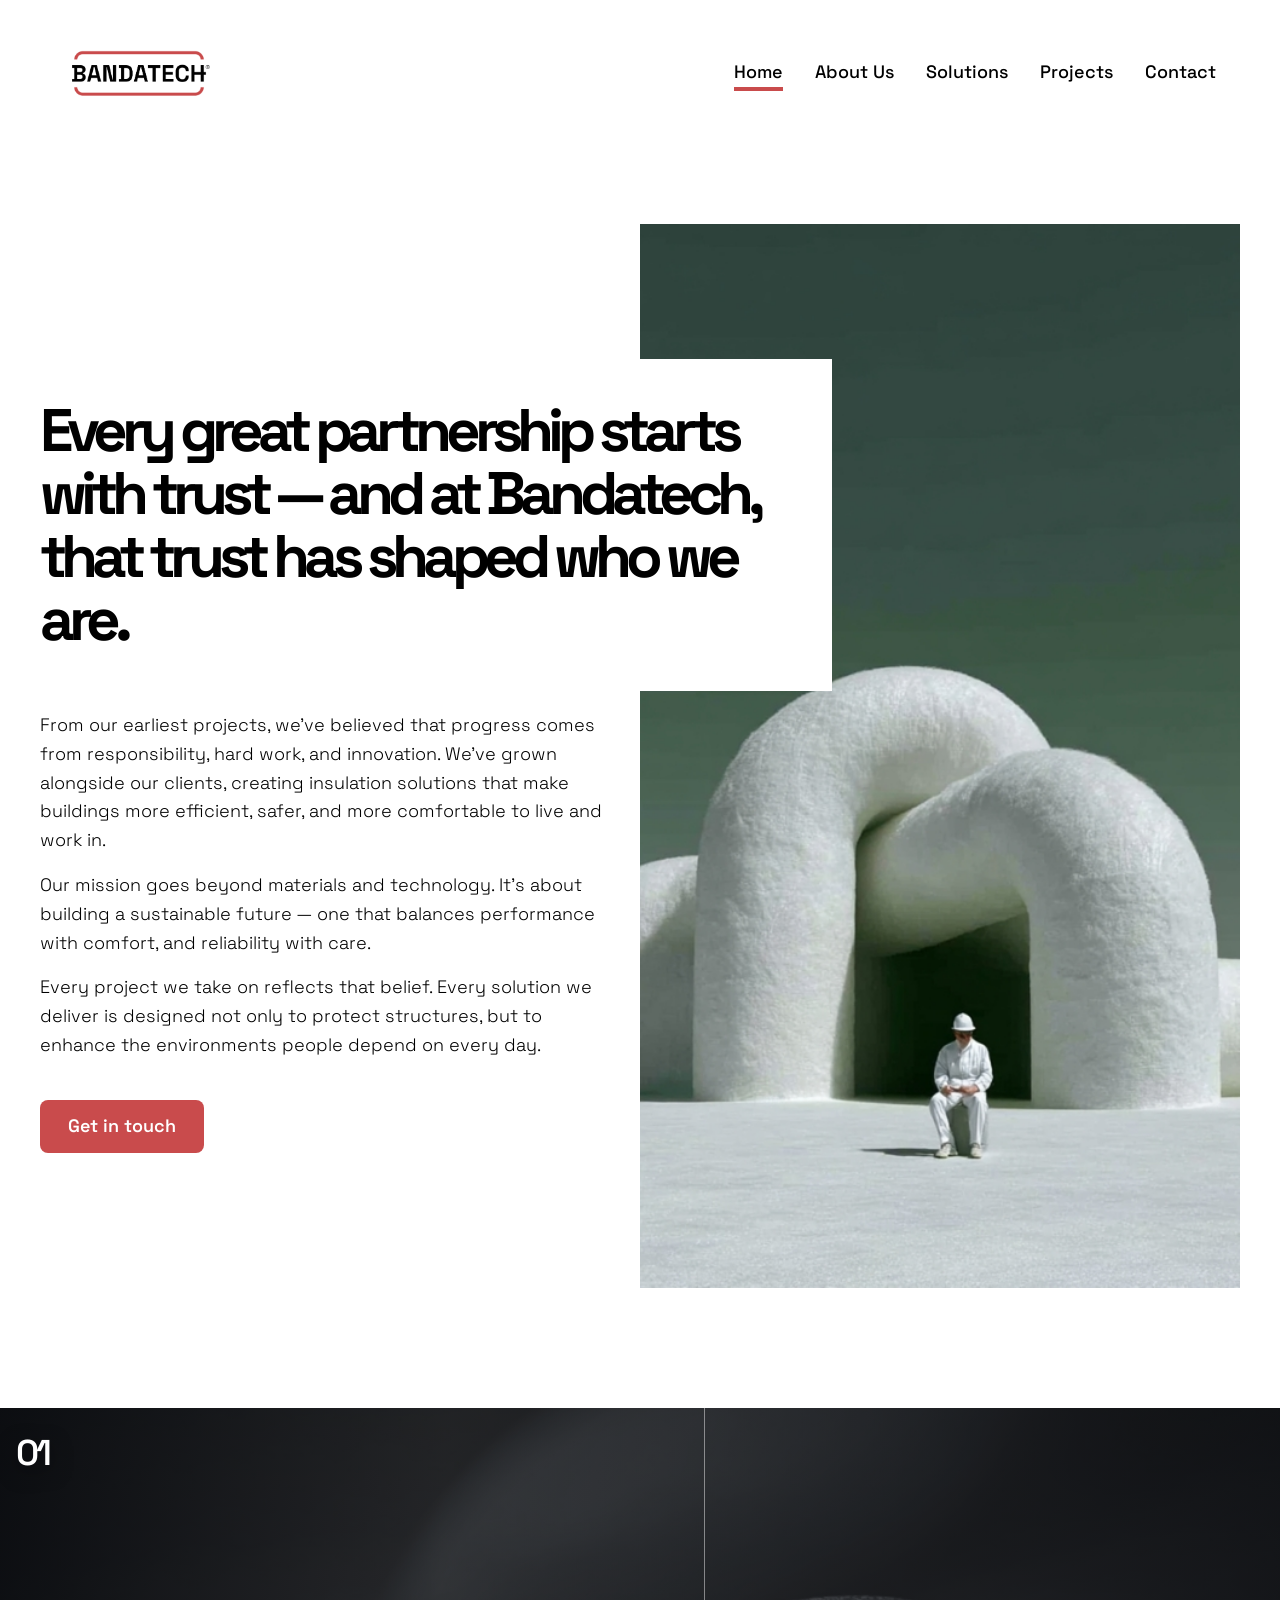
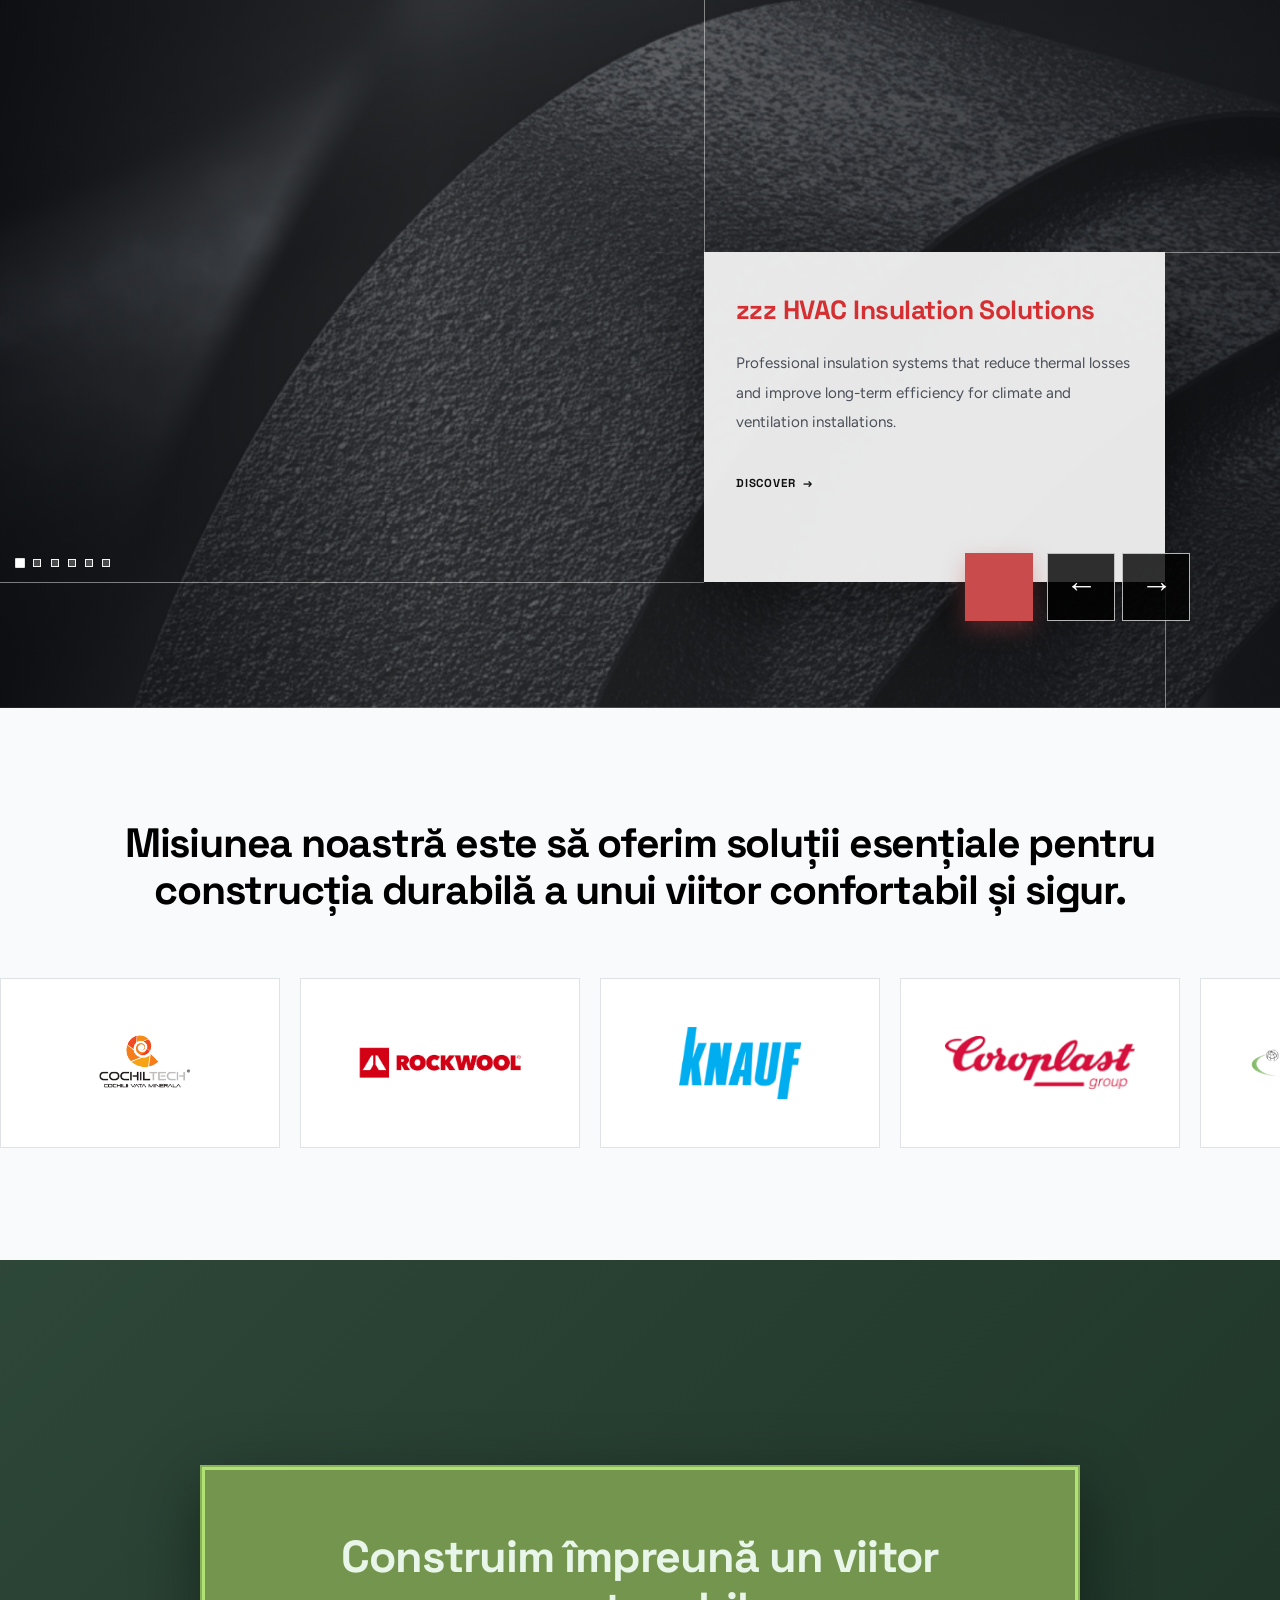
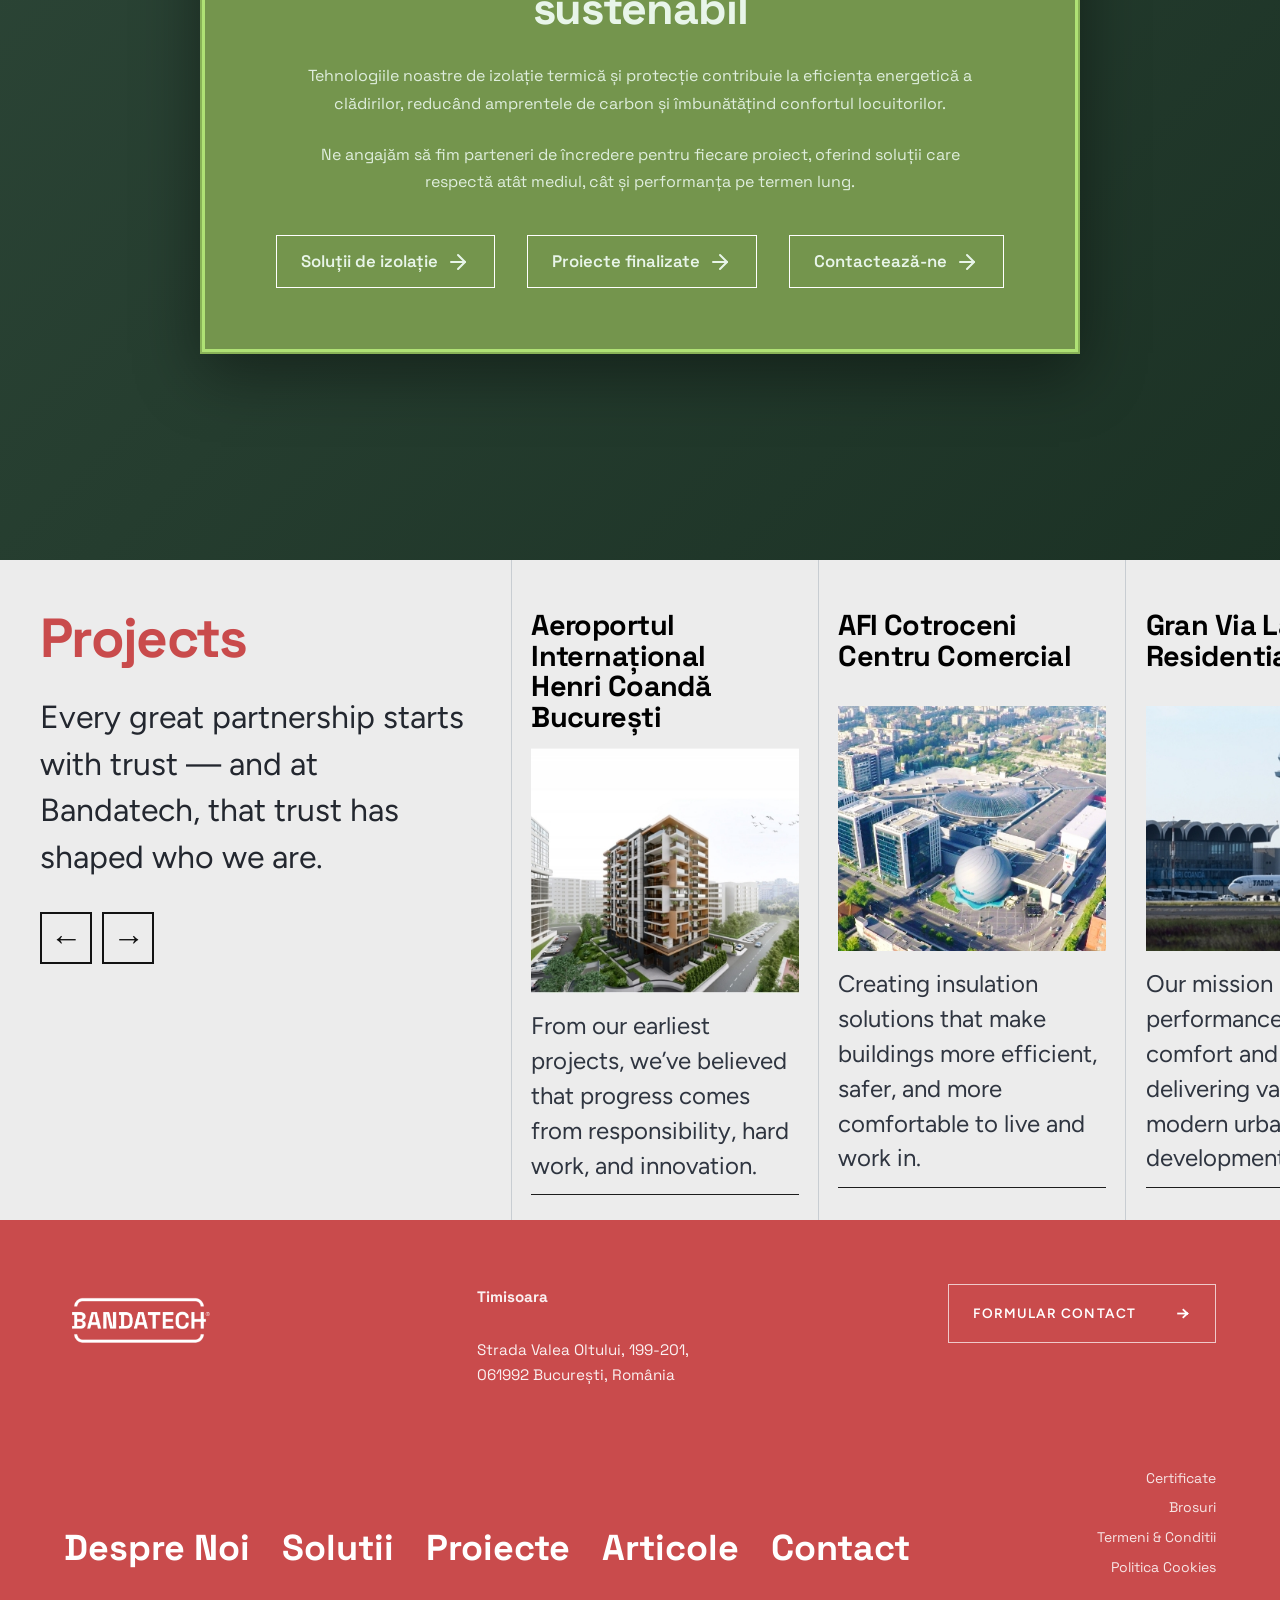
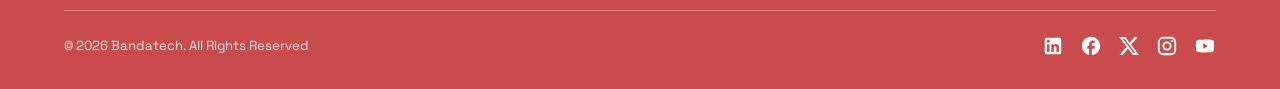
<file: index.html>
<!DOCTYPE html>
<html lang="en">
<head>
  <meta charset="UTF-8" />
  <meta name="viewport" content="width=device-width, initial-scale=1.0" />
  <meta name="description" content="Bandatech – Innovative technology solutions for your business." />
  <title>Bandatech</title>

  <link rel="preconnect" href="https://fonts.googleapis.com">
  <link rel="preconnect" href="https://fonts.gstatic.com" crossorigin>
  <link href="https://fonts.googleapis.com/css2?family=Figtree:ital,wght@0,300..900;1,300..900&family=Space+Grotesk:wght@300..700&display=swap" rel="stylesheet">

  <link rel="stylesheet" href="public/styles.css" />
 

  
</head>
<body>

  <!-- Navigation -->
  <header class="site-header">
    <nav class="nav container">
      <a href="./" class="nav-logo">
          <img src="assets/Logo-Bandatech.png" alt="Bandatech">
      </a>
      <ul class="nav-links">
        <li><a href="./" class="selected">Home</a></li>
        <li><a href="./aboutus">About Us</a></li>
        <li><a href="./solutions">Solutions</a></li>
        <li><a href="./projects">Projects</a></li>
        <li><a href="./contact">Contact</a></li>
      </ul>
    </nav>
  </header>

  <main>

    <!-- Hero -->
    <section class="hero">
      <div class="hero-content">
          <div>
            <h1 class="hero-title">Every great partnership starts with trust — and at Bandatech, that trust has shaped who we are.</h1>
            <p class="hero-subtitle">From our earliest projects, we’ve believed that progress comes from responsibility, hard work, and innovation. We’ve grown alongside our clients, creating insulation solutions that make buildings more efficient, safer, and more comfortable to live and work in.</p>
            <p class="hero-subtitle">Our mission goes beyond materials and technology. It’s about building a sustainable future — one that balances performance with comfort, and reliability with care.</p>
            <p class="hero-subtitle">Every project we take on reflects that belief. Every solution we deliver is designed not only to protect structures, but to enhance the environments people depend on every day.</p>
            <a href="#contact" class="btn btn--primary">Get in touch</a>
          </div>
      </div>
      <div class="hero-img">
      </div>
    </section>


    <!-- Solutions Slider -->
    <section id="solutions-slider" class="slider" aria-label="Solutions showcase slider">
      <div class="slider-viewport">
        <div class="slider-slides" data-slider-slides>
          <article class="slider-slide is-active" data-index="0" aria-hidden="false" style="--slide-bg: url('../assets/slider_1.jpg'); --slide-overlay: linear-gradient(92deg, rgba(2, 4, 8, 0.82) 0%, rgba(2, 4, 8, 0.44) 34%, rgba(2, 4, 8, 0.72) 100%); --ui-line-color: rgba(255, 255, 255, 0.45); --ui-counter-color: #ffffff; --ui-counter-shadow: 0 6px 20px rgba(0, 0, 0, 0.5); --ui-dot-border: rgba(255, 255, 255, 0.95); --ui-dot-bg: rgba(255, 255, 255, 0.24); --ui-dot-active-bg: #ffffff; --ui-dot-active-border: #ffffff; --ui-arrow-border: rgba(255, 255, 255, 0.7); --ui-arrow-bg: rgba(255, 255, 255, 0.1); --ui-arrow-color: #ffffff; --ui-arrow-hover-bg: rgba(255, 255, 255, 0.22); --ui-accent-bg: #c94b4c; --ui-accent-shadow: 0 8px 22px rgba(201, 75, 76, 0.35); --panel-bg: rgba(245, 245, 245, 0.94); --panel-text: #111111; --panel-title: #d52f32; --panel-copy: #4a4f58; --panel-cta: #111111; --panel-shadow: 0 26px 58px rgba(0, 0, 0, 0.4);">
            <div class="slider-panel">
              <h3 class="slider-title">zzz HVAC Insulation Solutions</h3>
              <p class="slider-copy">Professional insulation systems that reduce thermal losses and improve long-term efficiency for climate and ventilation installations.</p>
              <a href="#contact" class="slider-cta">Discover</a>
            </div>
          </article>
          <article class="slider-slide" data-index="1" aria-hidden="true" style="--slide-bg: url('../assets/slider_2.jpg'); --slide-overlay: linear-gradient(92deg, rgba(255, 255, 255, 0.8) 0%, rgba(255, 255, 255, 0.62) 34%, rgba(255, 255, 255, 0.76) 100%); --ui-line-color: rgba(216, 41, 47, 0.78); --ui-counter-color: #0d0d0d; --ui-counter-shadow: none; --ui-dot-border: #141414; --ui-dot-bg: rgba(0, 0, 0, 0.18); --ui-dot-active-bg: #d8292f; --ui-dot-active-border: #d8292f; --ui-arrow-border: #111111; --ui-arrow-bg: rgba(0, 0, 0, 0); --ui-arrow-color: #111111; --ui-arrow-hover-bg: rgba(0, 0, 0, 0.08); --ui-accent-bg: #000000; --ui-accent-shadow: none; --panel-bg: #d8292f; --panel-text: #ffffff; --panel-title: #ffffff; --panel-copy: rgba(255, 255, 255, 0.92); --panel-cta: #ffffff; --panel-shadow: 0 18px 38px rgba(216, 41, 47, 0.26);">
            <div class="slider-panel">
              <h3 class="slider-title">Protecții Mecanice</h3>
              <p class="slider-copy">Durable solutions for hot and cold pipes, designed to support safer operation and lower maintenance costs in industrial environments.</p>
              <a href="#contact" class="slider-cta">Discover</a>
            </div>
          </article>
          <article class="slider-slide" data-index="2" aria-hidden="true" style="--slide-bg: url('../assets/slider_3.jpg'); --slide-overlay: linear-gradient(92deg, rgba(2, 4, 8, 0.8) 0%, rgba(2, 4, 8, 0.44) 34%, rgba(2, 4, 8, 0.72) 100%); --ui-line-color: rgba(255, 255, 255, 0.45); --ui-counter-color: #ffffff; --ui-counter-shadow: 0 6px 20px rgba(0, 0, 0, 0.5); --ui-dot-border: rgba(255, 255, 255, 0.95); --ui-dot-bg: rgba(255, 255, 255, 0.24); --ui-dot-active-bg: #ffffff; --ui-dot-active-border: #ffffff; --ui-arrow-border: rgba(255, 255, 255, 0.7); --ui-arrow-bg: rgba(255, 255, 255, 0.1); --ui-arrow-color: #ffffff; --ui-arrow-hover-bg: rgba(255, 255, 255, 0.22); --ui-accent-bg: #c94b4c; --ui-accent-shadow: 0 8px 22px rgba(201, 75, 76, 0.35); --panel-bg: rgba(245, 245, 245, 0.94); --panel-text: #111111; --panel-title: #d52f32; --panel-copy: #4a4f58; --panel-cta: #111111; --panel-shadow: 0 26px 58px rgba(0, 0, 0, 0.4);">
            <div class="slider-panel">
              <h3 class="slider-title">Building Envelope Efficiency</h3>
              <p class="slider-copy">Smart insulation concepts that keep indoor environments comfortable while helping projects meet modern energy targets.</p>
              <a href="#contact" class="slider-cta">Discover</a>
            </div>
          </article>
          <article class="slider-slide" data-index="3" aria-hidden="true" style="--slide-bg: url('../assets/slider_4.jpg'); --slide-overlay: linear-gradient(92deg, rgba(2, 4, 8, 0.8) 0%, rgba(2, 4, 8, 0.44) 34%, rgba(2, 4, 8, 0.72) 100%); --ui-line-color: rgba(255, 255, 255, 0.45); --ui-counter-color: #ffffff; --ui-counter-shadow: 0 6px 20px rgba(0, 0, 0, 0.5); --ui-dot-border: rgba(255, 255, 255, 0.95); --ui-dot-bg: rgba(255, 255, 255, 0.24); --ui-dot-active-bg: #ffffff; --ui-dot-active-border: #ffffff; --ui-arrow-border: rgba(255, 255, 255, 0.7); --ui-arrow-bg: rgba(255, 255, 255, 0.1); --ui-arrow-color: #ffffff; --ui-arrow-hover-bg: rgba(255, 255, 255, 0.22); --ui-accent-bg: #c94b4c; --ui-accent-shadow: 0 8px 22px rgba(201, 75, 76, 0.35); --panel-bg: rgba(245, 245, 245, 0.94); --panel-text: #111111; --panel-title: #d52f32; --panel-copy: #4a4f58; --panel-cta: #111111; --panel-shadow: 0 26px 58px rgba(0, 0, 0, 0.4);">
            <div class="slider-panel">
              <h3 class="slider-title">Acoustic Comfort Systems</h3>
              <p class="slider-copy">Acoustic insulation options that reduce noise transfer in offices, technical rooms, and mixed-use buildings.</p>
              <a href="#contact" class="slider-cta">Discover</a>
            </div>
          </article>
          <article class="slider-slide" data-index="4" aria-hidden="true" style="--slide-bg: url('../assets/slider_5.jpg'); --slide-overlay: linear-gradient(92deg, rgba(2, 4, 8, 0.8) 0%, rgba(2, 4, 8, 0.44) 34%, rgba(2, 4, 8, 0.72) 100%); --ui-line-color: rgba(255, 255, 255, 0.45); --ui-counter-color: #ffffff; --ui-counter-shadow: 0 6px 20px rgba(0, 0, 0, 0.5); --ui-dot-border: rgba(255, 255, 255, 0.95); --ui-dot-bg: rgba(255, 255, 255, 0.24); --ui-dot-active-bg: #ffffff; --ui-dot-active-border: #ffffff; --ui-arrow-border: rgba(255, 255, 255, 0.7); --ui-arrow-bg: rgba(255, 255, 255, 0.1); --ui-arrow-color: #ffffff; --ui-arrow-hover-bg: rgba(255, 255, 255, 0.22); --ui-accent-bg: #c94b4c; --ui-accent-shadow: 0 8px 22px rgba(201, 75, 76, 0.35); --panel-bg: rgba(245, 245, 245, 0.94); --panel-text: #111111; --panel-title: #d52f32; --panel-copy: #4a4f58; --panel-cta: #111111; --panel-shadow: 0 26px 58px rgba(0, 0, 0, 0.4);">
            <div class="slider-panel">
              <h3 class="slider-title">Fire-Safe Thermal Layers</h3>
              <p class="slider-copy">Materials selected to support thermal performance and fire safety requirements for complex commercial installations.</p>
              <a href="#contact" class="slider-cta">Discover</a>
            </div>
          </article>
          <article class="slider-slide" data-index="5" aria-hidden="true" style="--slide-bg: url('../assets/slider_6.jpg'); --slide-overlay: linear-gradient(92deg, rgba(2, 4, 8, 0.8) 0%, rgba(2, 4, 8, 0.44) 34%, rgba(2, 4, 8, 0.72) 100%); --ui-line-color: rgba(255, 255, 255, 0.45); --ui-counter-color: #ffffff; --ui-counter-shadow: 0 6px 20px rgba(0, 0, 0, 0.5); --ui-dot-border: rgba(255, 255, 255, 0.95); --ui-dot-bg: rgba(255, 255, 255, 0.24); --ui-dot-active-bg: #ffffff; --ui-dot-active-border: #ffffff; --ui-arrow-border: rgba(255, 255, 255, 0.7); --ui-arrow-bg: rgba(255, 255, 255, 0.1); --ui-arrow-color: #ffffff; --ui-arrow-hover-bg: rgba(255, 255, 255, 0.22); --ui-accent-bg: #c94b4c; --ui-accent-shadow: 0 8px 22px rgba(201, 75, 76, 0.35); --panel-bg: rgba(245, 245, 245, 0.94); --panel-text: #111111; --panel-title: #d52f32; --panel-copy: #4a4f58; --panel-cta: #111111; --panel-shadow: 0 26px 58px rgba(0, 0, 0, 0.4);">
            <div class="slider-panel">
              <h3 class="slider-title">Retrofit Modernization</h3>
              <p class="slider-copy">Upgrade existing systems with precision-fit insulation that improves reliability and extends service life.</p>
              <a href="#contact" class="slider-cta">Discover</a>
            </div>
          </article>
        </div>

        <span class="slider-counter" data-slider-counter>01</span>

        <div class="slider-indicators" data-slider-indicators aria-label="Slide indicators">
          <button class="slider-indicator is-active" type="button" aria-label="Go to slide 1" data-go-to="0"></button>
          <button class="slider-indicator" type="button" aria-label="Go to slide 2" data-go-to="1"></button>
          <button class="slider-indicator" type="button" aria-label="Go to slide 3" data-go-to="2"></button>
          <button class="slider-indicator" type="button" aria-label="Go to slide 4" data-go-to="3"></button>
          <button class="slider-indicator" type="button" aria-label="Go to slide 5" data-go-to="4"></button>
          <button class="slider-indicator" type="button" aria-label="Go to slide 6" data-go-to="5"></button>
        </div>

        <div class="slider-nav" aria-label="Slider navigation">
          <button class="slider-arrow" type="button" data-prev aria-label="Previous slide">&#8592;</button>
          <button class="slider-arrow" type="button" data-next aria-label="Next slide">&#8594;</button>
        </div>

        <div class="slider-connectors" aria-hidden="true">
          <span class="slider-connector slider-connector--tl"></span>
          <span class="slider-connector slider-connector--tr"></span>
          <span class="slider-connector slider-connector--bl"></span>
          <span class="slider-connector slider-connector--br"></span>
        </div>
      </div>
    </section>
    
    <!-- About -->
    <section id="about" class="section section--light">
      <div class="">
        <h2 class="section-title about-title">Misiunea noastră este să oferim soluții esențiale pentru construcția durabilă a unui viitor confortabil și sigur.</h2>
        <div class="logo-slider" aria-label="Partner logos">
          <div class="logo-track">
            <div class="logo-item"><img src="assets/logo_cochiltech.png" alt="Cochiltech"></div>
            <div class="logo-item"><img src="assets/logo_rockwool.png" alt="Rockwool"></div>
            <div class="logo-item"><img src="assets/logo_knauf.png" alt="Knauf"></div>
            <div class="logo-item"><img src="assets/logo_coroplast.png" alt="Coroplast"></div>
            <div class="logo-item"><img src="assets/logo_armacell.png" alt="Armacell"></div>

            <div class="logo-item"><img src="assets/logo_cochiltech.png" alt="Cochiltech"></div>
            <div class="logo-item"><img src="assets/logo_rockwool.png" alt="Rockwool"></div>
            <div class="logo-item"><img src="assets/logo_knauf.png" alt="Knauf"></div>
            <div class="logo-item"><img src="assets/logo_coroplast.png" alt="Coroplast"></div>
            <div class="logo-item"><img src="assets/logo_armacell.png" alt="Armacell"></div>
          </div>
        </div>
      </div>
    </section>


    <!-- Green Future -->
    <section id="green-future">
      <div class="green-future-content">
        <div class="green-box">
          <span class="green-pulse"></span>
          <span class="green-pulse"></span>
          <h2 class="green-title">Construim împreună un viitor sustenabil</h2>
          <p class="green-text">Tehnologiile noastre de izolație termică și protecție contribuie la eficiența energetică a clădirilor, reducând amprentele de carbon și îmbunătățind confortul locuitorilor.</p>
          <p class="green-text">Ne angajăm să fim parteneri de încredere pentru fiecare proiect, oferind soluții care respectă atât mediul, cât și performanța pe termen lung.</p>
          <div class="green-actions">
            <a href="#solutions" class="green-cta">
              <span>Soluții de izolație</span>
              <svg class="green-arrow" viewBox="0 0 24 24" fill="none" stroke="currentColor" stroke-width="2" stroke-linecap="round" stroke-linejoin="round"><line x1="5" y1="12" x2="19" y2="12"></line><polyline points="12 5 19 12 12 19"></polyline></svg>
            </a>
            <a href="#projects" class="green-cta">
              <span>Proiecte finalizate</span>
              <svg class="green-arrow" viewBox="0 0 24 24" fill="none" stroke="currentColor" stroke-width="2" stroke-linecap="round" stroke-linejoin="round"><line x1="5" y1="12" x2="19" y2="12"></line><polyline points="12 5 19 12 12 19"></polyline></svg>
            </a>
            <a href="#contact" class="green-cta">
              <span>Contactează-ne</span>
              <svg class="green-arrow" viewBox="0 0 24 24" fill="none" stroke="currentColor" stroke-width="2" stroke-linecap="round" stroke-linejoin="round"><line x1="5" y1="12" x2="19" y2="12"></line><polyline points="12 5 19 12 12 19"></polyline></svg>
            </a>
          </div>
        </div>
      </div>
    </section>

    <!-- Services -->
    <!-- <section id="services" class="section">
      <div class="container">
        <h2 class="section-title">What we do</h2>
        <div class="cards">
          <div class="card">
            <div class="card-icon">&#128187;</div>
            <h3 class="card-title">Web Development</h3>
            <p class="card-text">Fast, accessible, and maintainable web applications built with modern standards.</p>
          </div>
          <div class="card">
            <div class="card-icon">&#9729;</div>
            <h3 class="card-title">Cloud &amp; Infrastructure</h3>
            <p class="card-text">Scalable cloud architectures designed for reliability and cost-efficiency.</p>
          </div>
          <div class="card">
            <div class="card-icon">&#128202;</div>
            <h3 class="card-title">Consulting</h3>
            <p class="card-text">Strategic guidance to help you make the right technical decisions at every stage.</p>
          </div>
        </div>
      </div>
    </section> -->


    <!-- Projects -->
    <section id="projects" class="projects">
      <div class="projects-shell">
        <aside class="projects-intro">
          <h2 class="projects-title">Projects</h2>
          <p class="projects-description">Every great partnership starts with trust — and at Bandatech, that trust has shaped who we are.</p>
          <div class="projects-controls" aria-label="Projects navigation">
            <button class="projects-arrow" type="button" data-projects-prev aria-label="Previous project">&#8592;</button>
            <button class="projects-arrow" type="button" data-projects-next aria-label="Next project">&#8594;</button>
          </div>
        </aside>

        <div class="projects-slider-window" data-projects-window>
          <div class="projects-track" data-projects-track>
            <article class="project-card">
              <h3 class="project-card-title">Aeroportul Internațional<br>Henri Coandă București</h3>
              <img class="project-card-image" src="assets/project_1.jpg" alt="Aeroportul Henri Coandă">
              <p class="project-card-text">From our earliest projects, we’ve believed that progress comes from responsibility, hard work, and innovation.</p>
            </article>

            <article class="project-card">
              <h3 class="project-card-title">AFI Cotroceni<br>Centru Comercial</h3>
              <img class="project-card-image" src="assets/project_2.jpg" alt="AFI Cotroceni">
              <p class="project-card-text">Creating insulation solutions that make buildings more efficient, safer, and more comfortable to live and work in.</p>
            </article>

            <article class="project-card">
              <h3 class="project-card-title">Gran Via Lake<br>Residential</h3>
              <img class="project-card-image" src="assets/project_3.jpg" alt="Gran Via Lake">
              <p class="project-card-text">Our mission balances performance with comfort and reliability, delivering value for modern urban developments.</p>
            </article>

            <article class="project-card">
              <h3 class="project-card-title">Timpuri Noi Square<br>Office Campus</h3>
              <img class="project-card-image" src="assets/project_4.jpg" alt="Timpuri Noi Square">
              <p class="project-card-text">Integrated thermal and acoustic systems tailored for high-density office spaces and long-term building durability.</p>
            </article>

            <article class="project-card">
              <h3 class="project-card-title">Orhideea Towers<br>Business Center</h3>
              <img class="project-card-image" src="assets/project_5.jpg" alt="Orhideea Towers">
              <p class="project-card-text">Engineering-led insulation design that supports operational efficiency while improving occupant comfort.</p>
            </article>
          </div>
        </div>
      </div>
    </section>
    <!-- Contact -->
    <!-- <section id="contact" class="section section--light">
      <div class="container">
        <h2 class="section-title">Get in touch</h2>
        <p class="section-text">Have a project in mind? We'd love to hear from you.</p>
        <form class="form" id="contact-form" action="#" method="post" novalidate>
          <div class="form-group">
            <label for="name" class="form-label">Name</label>
            <input type="text" id="name" name="name" class="form-input" placeholder="Your name" required />
          </div>
          <div class="form-group">
            <label for="email" class="form-label">Email</label>
            <input type="email" id="email" name="email" class="form-input" placeholder="you@example.com" required />
          </div>
          <div class="form-group">
            <label for="message" class="form-label">Message</label>
            <textarea id="message" name="message" class="form-textarea" rows="5" placeholder="Tell us about your project…" required></textarea>
          </div>
          <button type="submit" class="btn btn--primary">Send message</button>
        </form>
      </div>
    </section> -->

  </main>

  <!-- Footer -->
  <footer class="site-footer">
    <div class="footer-inner">

      <!-- Top row -->
      <div class="footer-top">
        <div class="footer-logo">
          <img src="assets/Logo-Bandatech_white.png" alt="Bandatech">
        </div>
        <address class="footer-address">
          <strong>Timisoara</strong><br>
          Strada Valea Oltului, 199-201, <br>
          061992 București, România
        </address>
        <a href="#contact" class="footer-contact-btn">
          <span>FORMULAR CONTACT</span>
          <span class="footer-contact-arrow">&rarr;</span>
        </a>
      </div>

      <!-- Nav + legal links -->
      <div class="footer-middle">
        <nav class="footer-nav" aria-label="Footer navigation">
          <a href="#about">Despre Noi</a>
          <a href="#solutions-slider">Solutii</a>
          <a href="#projects">Proiecte</a>
          <a href="#">Articole</a>
          <a href="#contact">Contact</a>
        </nav>
        <div class="footer-legal-links">
          <a href="#">Certificate</a>
          <a href="#">Brosuri</a>
          <a href="#">Termeni &amp; Conditii</a>
          <a href="#">Politica Cookies</a>
        </div>
      </div>

      <!-- Bottom row -->
      <div class="footer-bottom">
        <p class="footer-copy">&copy; <span id="year"></span> Bandatech. All Rights Reserved</p>
        <div class="footer-socials">
          <a href="#" aria-label="LinkedIn"><svg viewBox="0 0 24 24" fill="currentColor" width="20" height="20"><path d="M19 3a2 2 0 012 2v14a2 2 0 01-2 2H5a2 2 0 01-2-2V5a2 2 0 012-2h14m-.5 15.5v-5.3a3.26 3.26 0 00-3.26-3.26c-.85 0-1.84.52-2.32 1.3v-1.11h-2.79v8.37h2.79v-4.93c0-.77.62-1.4 1.39-1.4a1.4 1.4 0 011.4 1.4v4.93h2.79M6.88 8.56a1.68 1.68 0 001.68-1.68c0-.93-.75-1.69-1.68-1.69a1.69 1.69 0 00-1.69 1.69c0 .93.76 1.68 1.69 1.68m1.39 9.94v-8.37H5.5v8.37h2.77z"/></svg></a>
          <a href="#" aria-label="Facebook"><svg viewBox="0 0 24 24" fill="currentColor" width="20" height="20"><path d="M22 12c0-5.52-4.48-10-10-10S2 6.48 2 12c0 4.84 3.44 8.87 8 9.8V15H8v-3h2V9.5C10 7.57 11.57 6 13.5 6H16v3h-2c-.55 0-1 .45-1 1v2h3v3h-3v6.95c5.05-.5 9-4.76 9-9.95z"/></svg></a>
          <a href="#" aria-label="X"><svg viewBox="0 0 24 24" fill="currentColor" width="20" height="20"><path d="M18.244 2.25h3.308l-7.227 8.26 8.502 11.24H16.17l-5.214-6.817L4.99 21.75H1.68l7.73-8.835L1.254 2.25H8.08l4.713 6.231zm-1.161 17.52h1.833L7.084 4.126H5.117z"/></svg></a>
          <a href="#" aria-label="Instagram"><svg viewBox="0 0 24 24" fill="currentColor" width="20" height="20"><path d="M7.8 2h8.4C19.4 2 22 4.6 22 7.8v8.4a5.8 5.8 0 01-5.8 5.8H7.8C4.6 22 2 19.4 2 16.2V7.8A5.8 5.8 0 017.8 2m-.2 2A3.6 3.6 0 004 7.6v8.8C4 18.39 5.61 20 7.6 20h8.8a3.6 3.6 0 003.6-3.6V7.6C20 5.61 18.39 4 16.4 4H7.6m9.65 1.5a1.25 1.25 0 110 2.5 1.25 1.25 0 010-2.5M12 7a5 5 0 110 10 5 5 0 010-10m0 2a3 3 0 100 6 3 3 0 000-6z"/></svg></a>
          <a href="#" aria-label="YouTube"><svg viewBox="0 0 24 24" fill="currentColor" width="20" height="20"><path d="M10 15l5.19-3L10 9v6m11.56-7.83c.13.47.22 1.1.28 1.9.07.8.1 1.49.1 2.09L22 12c0 2.19-.16 3.8-.44 4.83-.25.9-.83 1.48-1.73 1.73-.47.13-1.33.22-2.65.28-1.3.07-2.49.1-3.59.1L12 19c-4.19 0-6.8-.16-7.83-.44-.9-.25-1.48-.83-1.73-1.73-.13-.47-.22-1.1-.28-1.9-.07-.8-.1-1.49-.1-2.09L2 12c0-2.19.16-3.8.44-4.83.25-.9.83-1.48 1.73-1.73.47-.13 1.33-.22 2.65-.28 1.3-.07 2.49-.1 3.59-.1L12 5c4.19 0 6.8.16 7.83.44.9.25 1.48.83 1.73 1.73z"/></svg></a>
        </div>
      </div>

    </div>
  </footer>

  <script>
    document.getElementById('year').textContent = new Date().getFullYear();

    (function () {
      const slider = document.getElementById('solutions-slider');
      if (!slider) return;

      const slides = Array.from(slider.querySelectorAll('.slider-slide'));
      const indicators = Array.from(slider.querySelectorAll('.slider-indicator'));
      const counter = slider.querySelector('[data-slider-counter]');
      const prevButton = slider.querySelector('[data-prev]');
      const nextButton = slider.querySelector('[data-next]');
      let currentIndex = 0;
      let autoplayTimer = null;
      let transitionResetTimer = null;
      let panelResizeObserver = null;

      const uiVars = [
        '--ui-line-color',
        '--ui-counter-color',
        '--ui-counter-shadow',
        '--ui-dot-border',
        '--ui-dot-bg',
        '--ui-dot-active-bg',
        '--ui-dot-active-border',
        '--ui-arrow-border',
        '--ui-arrow-bg',
        '--ui-arrow-color',
        '--ui-arrow-hover-bg',
        '--ui-accent-bg',
        '--ui-accent-shadow'
      ];

      function applySlideTheme(activeSlide) {
        const computed = getComputedStyle(activeSlide);
        uiVars.forEach(function (varName) {
          const value = computed.getPropertyValue(varName).trim();
          if (value) {
            slider.style.setProperty(varName, value);
          } else {
            slider.style.removeProperty(varName);
          }
        });
      }

      function syncConnectorGeometry() {
        const activeSlide = slides[currentIndex];
        if (!activeSlide) return;
        const activePanel = activeSlide.querySelector('.slider-panel');
        if (!activePanel) return;

        const panelLeft = Math.max(0, activePanel.offsetLeft);
        const panelTop = Math.max(0, activePanel.offsetTop);
        const panelRight = Math.min(slider.clientWidth, panelLeft + activePanel.offsetWidth);
        const panelBottom = Math.min(slider.clientHeight, panelTop + activePanel.offsetHeight);

        slider.style.setProperty('--panel-left', panelLeft + 'px');
        slider.style.setProperty('--panel-top', panelTop + 'px');
        slider.style.setProperty('--panel-right', panelRight + 'px');
        slider.style.setProperty('--panel-bottom', panelBottom + 'px');
      }

      function observeActivePanel() {
        const activeSlide = slides[currentIndex];
        if (!activeSlide || !('ResizeObserver' in window)) return;
        const activePanel = activeSlide.querySelector('.slider-panel');
        if (!activePanel) return;

        if (panelResizeObserver) {
          panelResizeObserver.disconnect();
        }

        panelResizeObserver = new ResizeObserver(function () {
          syncConnectorGeometry();
        });

        panelResizeObserver.observe(activePanel);
        panelResizeObserver.observe(slider);
      }

      function restartTransitionSequence() {
        clearTimeout(transitionResetTimer);
        slider.classList.remove('is-transitioning');
        void slider.offsetWidth;
        slider.classList.add('is-transitioning');
        transitionResetTimer = setTimeout(function () {
          slider.classList.remove('is-transitioning');
        }, 3600);
      }

      function updateSlider(nextIndex) {
        currentIndex = (nextIndex + slides.length) % slides.length;

        slides.forEach(function (slide, index) {
          const isActive = index === currentIndex;
          slide.classList.toggle('is-active', isActive);
          slide.setAttribute('aria-hidden', isActive ? 'false' : 'true');
        });

        indicators.forEach(function (dot, index) {
          dot.classList.toggle('is-active', index === currentIndex);
        });

        counter.textContent = String(currentIndex + 1).padStart(2, '0');
        applySlideTheme(slides[currentIndex]);
          observeActivePanel();
          syncConnectorGeometry();
          requestAnimationFrame(syncConnectorGeometry);
          restartTransitionSequence();
        counter.classList.remove('is-animating');
        void counter.offsetWidth;
        counter.classList.add('is-animating');
      }

      function startAutoplay() {
        clearInterval(autoplayTimer);
        // autoplayTimer = setInterval(function () {
          // updateSlider(currentIndex + 1);
        // }, 5000);
      }

      prevButton.addEventListener('click', function () {
        updateSlider(currentIndex - 1);
        startAutoplay();
      });

      nextButton.addEventListener('click', function () {
        updateSlider(currentIndex + 1);
        startAutoplay();
      });

      indicators.forEach(function (dot, index) {
        dot.addEventListener('click', function () {
          updateSlider(index);
          startAutoplay();
        });
      });

      slider.addEventListener('mouseenter', function () {
        clearInterval(autoplayTimer);
      });

      slider.addEventListener('mouseleave', function () {
        startAutoplay();
      });

      window.addEventListener('resize', function () {
        syncConnectorGeometry();
      });

      updateSlider(0);
      startAutoplay();
    })();

    (function () {
      const projectsSection = document.getElementById('projects');
      if (!projectsSection) return;

      const track = projectsSection.querySelector('[data-projects-track]');
      const windowElement = projectsSection.querySelector('[data-projects-window]');
      const prevButton = projectsSection.querySelector('[data-projects-prev]');
      const nextButton = projectsSection.querySelector('[data-projects-next]');
      if (!track || !windowElement || !prevButton || !nextButton) return;

      const originalCards = Array.from(track.querySelectorAll('.project-card'));
      const originalCount = originalCards.length;
      let currentIndex = 0;
      let maxIndex = 0;
      let cardStep = 0;
      let peekSide = 'right';

      function readGap() {
        return parseFloat(getComputedStyle(track).columnGap || getComputedStyle(track).gap || '0');
      }

      function measureStep() {
        const gap = readGap();
        const cardsVisible = window.innerWidth <= 640 ? 1.35 : 2.5;
        const targetCardWidth = (windowElement.clientWidth - (gap * (cardsVisible - 1))) / cardsVisible;

        originalCards.forEach(function (card) {
          card.style.flexBasis = targetCardWidth + 'px';
          card.style.maxWidth = targetCardWidth + 'px';
        });

        cardStep = targetCardWidth + gap;
        maxIndex = Math.max(0, originalCount - Math.ceil(cardsVisible));
      }

      function moveTo(index, withTransition) {
        const offset = peekSide === 'left' ? 0.5 : 0;
        track.style.transition = withTransition ? 'transform 0.55s cubic-bezier(0.2, 0.72, 0.2, 1)' : 'none';
        track.style.transform = 'translateX(' + (-(index - offset) * cardStep) + 'px)';
      }

      function updateControls() {
        prevButton.disabled = currentIndex <= 0;
        nextButton.disabled = currentIndex >= maxIndex;
      }

      function nextSlide() {
        if (currentIndex >= maxIndex) return;
        peekSide = 'left';
        currentIndex += 1;
        moveTo(currentIndex, true);
        updateControls();
      }

      function prevSlide() {
        if (currentIndex <= 0) return;
        peekSide = 'right';
        currentIndex -= 1;
        moveTo(currentIndex, true);
        updateControls();
      }

      nextButton.addEventListener('click', nextSlide);
      prevButton.addEventListener('click', prevSlide);

      window.addEventListener('resize', function () {
        measureStep();
        currentIndex = Math.min(currentIndex, maxIndex);
        moveTo(currentIndex, false);
        updateControls();
      });

      measureStep();
      peekSide = 'right';
      moveTo(currentIndex, false);
      updateControls();
    })();

    document.getElementById('contact-form').addEventListener('submit', function (e) {
      e.preventDefault();
      alert('Thank you for your message! We will get back to you soon.');
      this.reset();
    });
  </script>

</body>
</html>
</file>
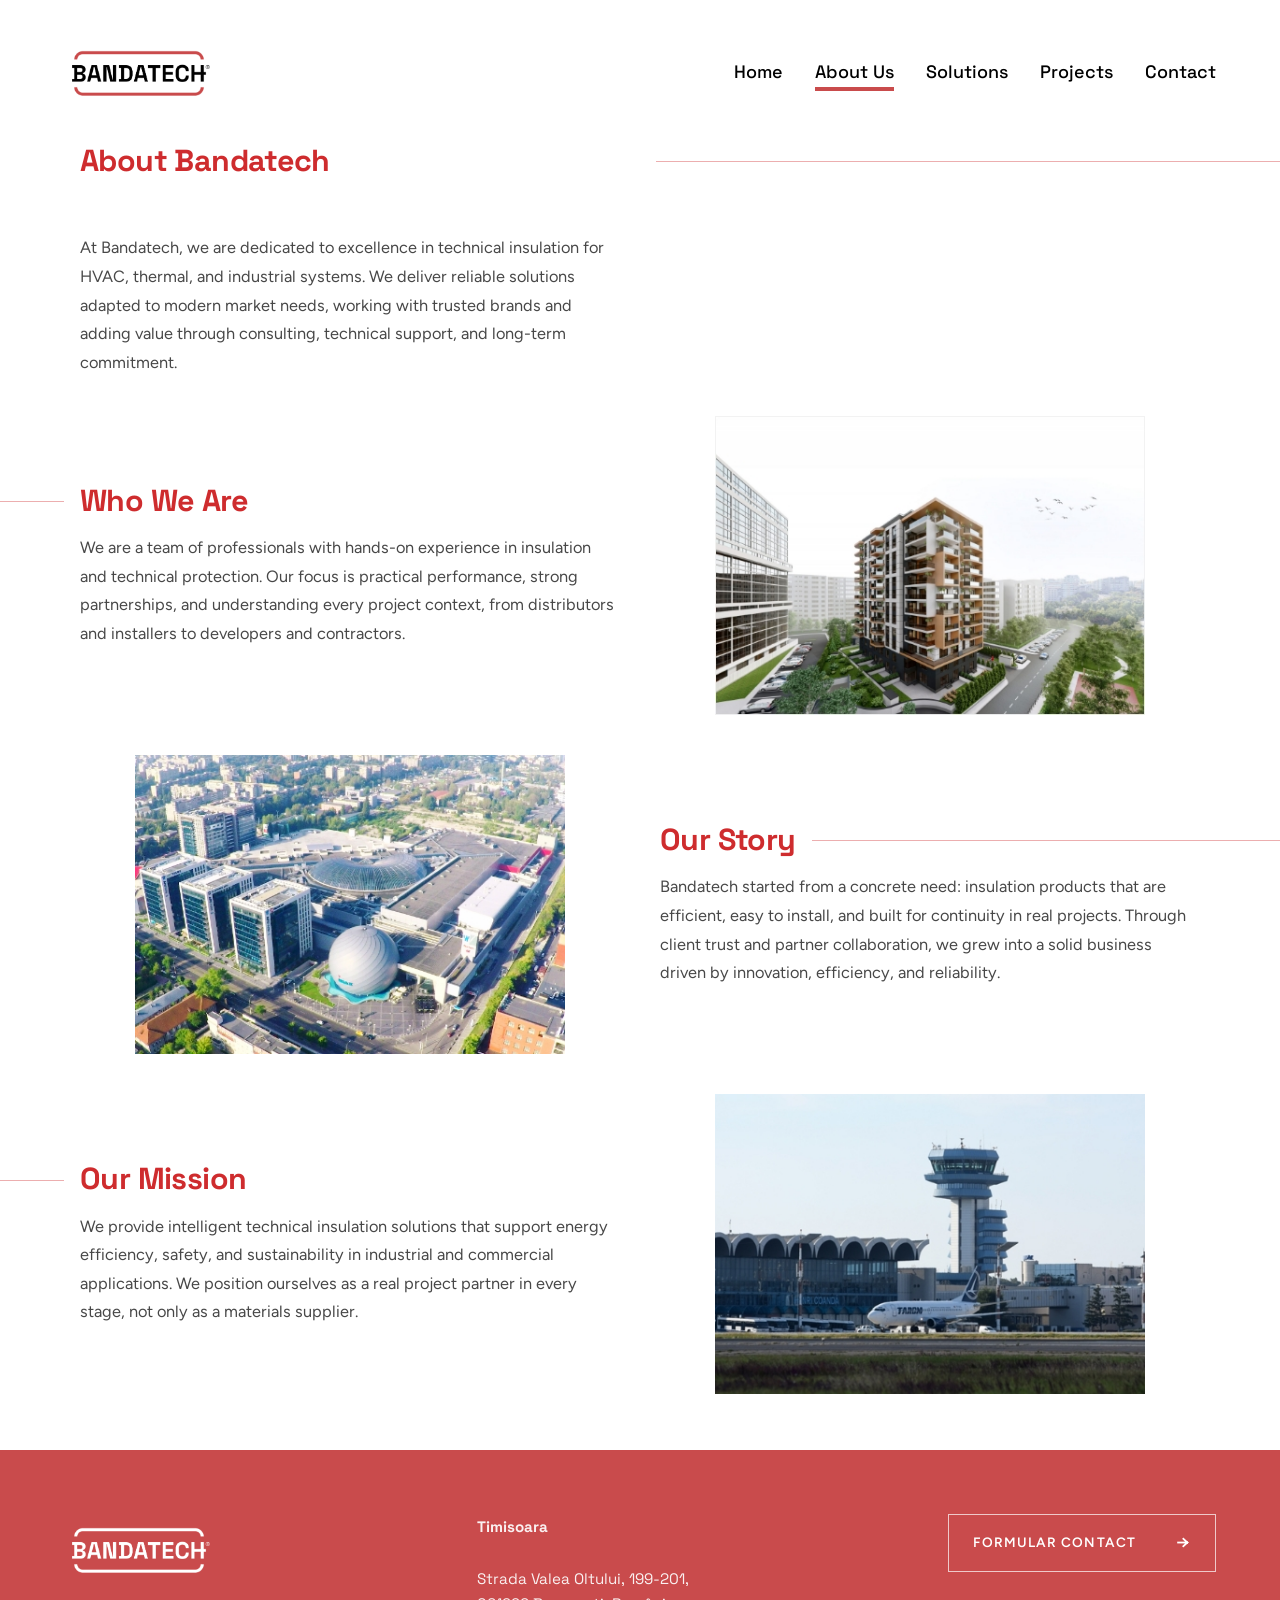
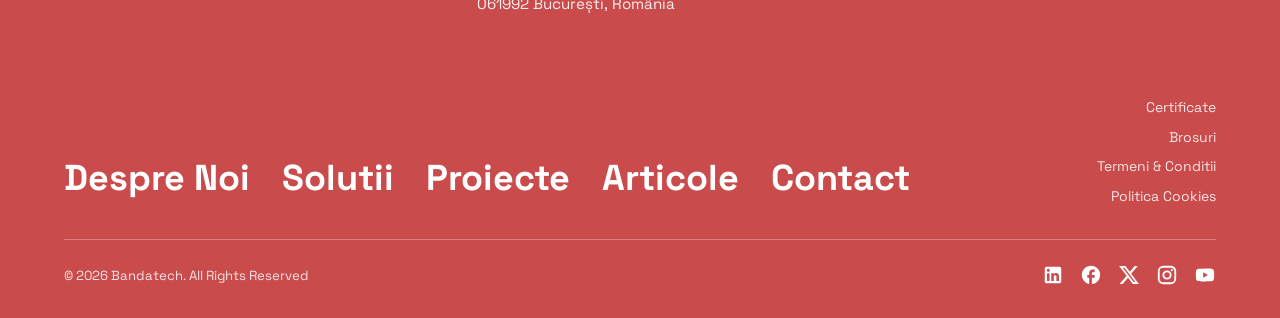
<file: aboutus/index.html>
<!DOCTYPE html>
<html lang="en">
<head>
  <meta charset="UTF-8" />
  <meta name="viewport" content="width=device-width, initial-scale=1.0" />
  <meta name="description" content="Bandatech – Innovative technology solutions for your business." />
  <title>Bandatech</title>

  <link rel="preconnect" href="https://fonts.googleapis.com">
  <link rel="preconnect" href="https://fonts.gstatic.com" crossorigin>
  <link href="https://fonts.googleapis.com/css2?family=Figtree:ital,wght@0,300..900;1,300..900&family=Space+Grotesk:wght@300..700&display=swap" rel="stylesheet">

  <link rel="stylesheet" href="../public/styles.css" />
 

  
</head>
<body>

  <!-- Navigation -->
  <header class="site-header">
    <nav class="nav container">
      <a href="../" class="nav-logo">
          <img src="../assets/Logo-Bandatech.png" alt="Bandatech">
      </a>
      <ul class="nav-links">
        <li><a href="../" >Home</a></li>
        <li><a href="../aboutus" class="selected">About Us</a></li>
        <li><a href="../solutions">Solutions</a></li>
        <li><a href="../projects">Projects</a></li>
        <li><a href="../contact">Contact</a></li>
      </ul>
    </nav>
  </header>

  <main>
    <section id="about-us">
      <div class="about-us-shell">
        <div class="about-us-item about-us-item--line-right">
          <h2 class="about-us-heading">About Bandatech</h2>
          <p class="about-us-copy">At Bandatech, we are dedicated to excellence in technical insulation for HVAC, thermal, and industrial systems. We deliver reliable solutions adapted to modern market needs, working with trusted brands and adding value through consulting, technical support, and long-term commitment.</p>
        </div>

        <div class="about-us-item about-us-item--line-left about-us-item--image-right">
          <div class="about-us-content">
            <h2 class="about-us-heading">Who We Are</h2>
            <p class="about-us-copy">We are a team of professionals with hands-on experience in insulation and technical protection. Our focus is practical performance, strong partnerships, and understanding every project context, from distributors and installers to developers and contractors.</p>
          </div>
          <img src="../assets/project_1.jpg" alt="Industrial piping installation" class="about-us-image">
        </div>

        <div class="about-us-item about-us-item--line-right about-us-item--image-left">
          <img src="../assets/project_2.jpg" alt="Modern building under development" class="about-us-image">
          <div class="about-us-content">
            <h2 class="about-us-heading">Our Story</h2>
            <p class="about-us-copy">Bandatech started from a concrete need: insulation products that are efficient, easy to install, and built for continuity in real projects. Through client trust and partner collaboration, we grew into a solid business driven by innovation, efficiency, and reliability.</p>
          </div>
        </div>

        <div class="about-us-item about-us-item--line-left about-us-item--image-right">
          <div class="about-us-content">
            <h2 class="about-us-heading">Our Mission</h2>
            <p class="about-us-copy">We provide intelligent technical insulation solutions that support energy efficiency, safety, and sustainability in industrial and commercial applications. We position ourselves as a real project partner in every stage, not only as a materials supplier.</p>
          </div>
          <img src="../assets/project_3.jpg" alt="Architectural concept and engineering" class="about-us-image">
        </div>
      </div>
    </section>
 
  </main>

  <!-- Footer -->
  <footer class="site-footer">
    <div class="footer-inner">

      <!-- Top row -->
      <div class="footer-top">
        <div class="footer-logo">
          <img src="../assets/Logo-Bandatech_white.png" alt="Bandatech">
        </div>
        <address class="footer-address">
          <strong>Timisoara</strong><br>
          Strada Valea Oltului, 199-201, <br>
          061992 București, România
        </address>
        <a href="#contact" class="footer-contact-btn">
          <span>FORMULAR CONTACT</span>
          <span class="footer-contact-arrow">&rarr;</span>
        </a>
      </div>

      <!-- Nav + legal links -->
      <div class="footer-middle">
        <nav class="footer-nav" aria-label="Footer navigation">
          <a href="#about">Despre Noi</a>
          <a href="#solutions-slider">Solutii</a>
          <a href="#projects">Proiecte</a>
          <a href="#">Articole</a>
          <a href="#contact">Contact</a>
        </nav>
        <div class="footer-legal-links">
          <a href="#">Certificate</a>
          <a href="#">Brosuri</a>
          <a href="#">Termeni &amp; Conditii</a>
          <a href="#">Politica Cookies</a>
        </div>
      </div>

      <!-- Bottom row -->
      <div class="footer-bottom">
        <p class="footer-copy">&copy; <span id="year"></span> Bandatech. All Rights Reserved</p>
        <div class="footer-socials">
          <a href="#" aria-label="LinkedIn"><svg viewBox="0 0 24 24" fill="currentColor" width="20" height="20"><path d="M19 3a2 2 0 012 2v14a2 2 0 01-2 2H5a2 2 0 01-2-2V5a2 2 0 012-2h14m-.5 15.5v-5.3a3.26 3.26 0 00-3.26-3.26c-.85 0-1.84.52-2.32 1.3v-1.11h-2.79v8.37h2.79v-4.93c0-.77.62-1.4 1.39-1.4a1.4 1.4 0 011.4 1.4v4.93h2.79M6.88 8.56a1.68 1.68 0 001.68-1.68c0-.93-.75-1.69-1.68-1.69a1.69 1.69 0 00-1.69 1.69c0 .93.76 1.68 1.69 1.68m1.39 9.94v-8.37H5.5v8.37h2.77z"/></svg></a>
          <a href="#" aria-label="Facebook"><svg viewBox="0 0 24 24" fill="currentColor" width="20" height="20"><path d="M22 12c0-5.52-4.48-10-10-10S2 6.48 2 12c0 4.84 3.44 8.87 8 9.8V15H8v-3h2V9.5C10 7.57 11.57 6 13.5 6H16v3h-2c-.55 0-1 .45-1 1v2h3v3h-3v6.95c5.05-.5 9-4.76 9-9.95z"/></svg></a>
          <a href="#" aria-label="X"><svg viewBox="0 0 24 24" fill="currentColor" width="20" height="20"><path d="M18.244 2.25h3.308l-7.227 8.26 8.502 11.24H16.17l-5.214-6.817L4.99 21.75H1.68l7.73-8.835L1.254 2.25H8.08l4.713 6.231zm-1.161 17.52h1.833L7.084 4.126H5.117z"/></svg></a>
          <a href="#" aria-label="Instagram"><svg viewBox="0 0 24 24" fill="currentColor" width="20" height="20"><path d="M7.8 2h8.4C19.4 2 22 4.6 22 7.8v8.4a5.8 5.8 0 01-5.8 5.8H7.8C4.6 22 2 19.4 2 16.2V7.8A5.8 5.8 0 017.8 2m-.2 2A3.6 3.6 0 004 7.6v8.8C4 18.39 5.61 20 7.6 20h8.8a3.6 3.6 0 003.6-3.6V7.6C20 5.61 18.39 4 16.4 4H7.6m9.65 1.5a1.25 1.25 0 110 2.5 1.25 1.25 0 010-2.5M12 7a5 5 0 110 10 5 5 0 010-10m0 2a3 3 0 100 6 3 3 0 000-6z"/></svg></a>
          <a href="#" aria-label="YouTube"><svg viewBox="0 0 24 24" fill="currentColor" width="20" height="20"><path d="M10 15l5.19-3L10 9v6m11.56-7.83c.13.47.22 1.1.28 1.9.07.8.1 1.49.1 2.09L22 12c0 2.19-.16 3.8-.44 4.83-.25.9-.83 1.48-1.73 1.73-.47.13-1.33.22-2.65.28-1.3.07-2.49.1-3.59.1L12 19c-4.19 0-6.8-.16-7.83-.44-.9-.25-1.48-.83-1.73-1.73-.13-.47-.22-1.1-.28-1.9-.07-.8-.1-1.49-.1-2.09L2 12c0-2.19.16-3.8.44-4.83.25-.9.83-1.48 1.73-1.73.47-.13 1.33-.22 2.65-.28 1.3-.07 2.49-.1 3.59-.1L12 5c4.19 0 6.8.16 7.83.44.9.25 1.48.83 1.73 1.73z"/></svg></a>
        </div>
      </div>

    </div>
  </footer>

  <script>
    document.getElementById('year').textContent = new Date().getFullYear();

    (function () {
      const slider = document.getElementById('solutions-slider');
      if (!slider) return;

      const slides = Array.from(slider.querySelectorAll('.slider-slide'));
      const indicators = Array.from(slider.querySelectorAll('.slider-indicator'));
      const counter = slider.querySelector('[data-slider-counter]');
      const prevButton = slider.querySelector('[data-prev]');
      const nextButton = slider.querySelector('[data-next]');
      let currentIndex = 0;
      let autoplayTimer = null;
      let transitionResetTimer = null;
      let panelResizeObserver = null;

      const uiVars = [
        '--ui-line-color',
        '--ui-counter-color',
        '--ui-counter-shadow',
        '--ui-dot-border',
        '--ui-dot-bg',
        '--ui-dot-active-bg',
        '--ui-dot-active-border',
        '--ui-arrow-border',
        '--ui-arrow-bg',
        '--ui-arrow-color',
        '--ui-arrow-hover-bg',
        '--ui-accent-bg',
        '--ui-accent-shadow'
      ];

      function applySlideTheme(activeSlide) {
        const computed = getComputedStyle(activeSlide);
        uiVars.forEach(function (varName) {
          const value = computed.getPropertyValue(varName).trim();
          if (value) {
            slider.style.setProperty(varName, value);
          } else {
            slider.style.removeProperty(varName);
          }
        });
      }

      function syncConnectorGeometry() {
        const activeSlide = slides[currentIndex];
        if (!activeSlide) return;
        const activePanel = activeSlide.querySelector('.slider-panel');
        if (!activePanel) return;

        const panelLeft = Math.max(0, activePanel.offsetLeft);
        const panelTop = Math.max(0, activePanel.offsetTop);
        const panelRight = Math.min(slider.clientWidth, panelLeft + activePanel.offsetWidth);
        const panelBottom = Math.min(slider.clientHeight, panelTop + activePanel.offsetHeight);

        slider.style.setProperty('--panel-left', panelLeft + 'px');
        slider.style.setProperty('--panel-top', panelTop + 'px');
        slider.style.setProperty('--panel-right', panelRight + 'px');
        slider.style.setProperty('--panel-bottom', panelBottom + 'px');
      }

      function observeActivePanel() {
        const activeSlide = slides[currentIndex];
        if (!activeSlide || !('ResizeObserver' in window)) return;
        const activePanel = activeSlide.querySelector('.slider-panel');
        if (!activePanel) return;

        if (panelResizeObserver) {
          panelResizeObserver.disconnect();
        }

        panelResizeObserver = new ResizeObserver(function () {
          syncConnectorGeometry();
        });

        panelResizeObserver.observe(activePanel);
        panelResizeObserver.observe(slider);
      }

      function restartTransitionSequence() {
        clearTimeout(transitionResetTimer);
        slider.classList.remove('is-transitioning');
        void slider.offsetWidth;
        slider.classList.add('is-transitioning');
        transitionResetTimer = setTimeout(function () {
          slider.classList.remove('is-transitioning');
        }, 3600);
      }

      function updateSlider(nextIndex) {
        currentIndex = (nextIndex + slides.length) % slides.length;

        slides.forEach(function (slide, index) {
          const isActive = index === currentIndex;
          slide.classList.toggle('is-active', isActive);
          slide.setAttribute('aria-hidden', isActive ? 'false' : 'true');
        });

        indicators.forEach(function (dot, index) {
          dot.classList.toggle('is-active', index === currentIndex);
        });

        counter.textContent = String(currentIndex + 1).padStart(2, '0');
        applySlideTheme(slides[currentIndex]);
          observeActivePanel();
          syncConnectorGeometry();
          requestAnimationFrame(syncConnectorGeometry);
          restartTransitionSequence();
        counter.classList.remove('is-animating');
        void counter.offsetWidth;
        counter.classList.add('is-animating');
      }

      function startAutoplay() {
        clearInterval(autoplayTimer);
        // autoplayTimer = setInterval(function () {
          // updateSlider(currentIndex + 1);
        // }, 5000);
      }

      prevButton.addEventListener('click', function () {
        updateSlider(currentIndex - 1);
        startAutoplay();
      });

      nextButton.addEventListener('click', function () {
        updateSlider(currentIndex + 1);
        startAutoplay();
      });

      indicators.forEach(function (dot, index) {
        dot.addEventListener('click', function () {
          updateSlider(index);
          startAutoplay();
        });
      });

      slider.addEventListener('mouseenter', function () {
        clearInterval(autoplayTimer);
      });

      slider.addEventListener('mouseleave', function () {
        startAutoplay();
      });

      window.addEventListener('resize', function () {
        syncConnectorGeometry();
      });

      updateSlider(0);
      startAutoplay();
    })();

    (function () {
      const projectsSection = document.getElementById('projects');
      if (!projectsSection) return;

      const track = projectsSection.querySelector('[data-projects-track]');
      const windowElement = projectsSection.querySelector('[data-projects-window]');
      const prevButton = projectsSection.querySelector('[data-projects-prev]');
      const nextButton = projectsSection.querySelector('[data-projects-next]');
      if (!track || !windowElement || !prevButton || !nextButton) return;

      const originalCards = Array.from(track.querySelectorAll('.project-card'));
      const originalCount = originalCards.length;
      let currentIndex = 0;
      let maxIndex = 0;
      let cardStep = 0;
      let peekSide = 'right';

      function readGap() {
        return parseFloat(getComputedStyle(track).columnGap || getComputedStyle(track).gap || '0');
      }

      function measureStep() {
        const gap = readGap();
        const cardsVisible = window.innerWidth <= 640 ? 1.35 : 2.5;
        const targetCardWidth = (windowElement.clientWidth - (gap * (cardsVisible - 1))) / cardsVisible;

        originalCards.forEach(function (card) {
          card.style.flexBasis = targetCardWidth + 'px';
          card.style.maxWidth = targetCardWidth + 'px';
        });

        cardStep = targetCardWidth + gap;
        maxIndex = Math.max(0, originalCount - Math.ceil(cardsVisible));
      }

      function moveTo(index, withTransition) {
        const offset = peekSide === 'left' ? 0.5 : 0;
        track.style.transition = withTransition ? 'transform 0.55s cubic-bezier(0.2, 0.72, 0.2, 1)' : 'none';
        track.style.transform = 'translateX(' + (-(index - offset) * cardStep) + 'px)';
      }

      function updateControls() {
        prevButton.disabled = currentIndex <= 0;
        nextButton.disabled = currentIndex >= maxIndex;
      }

      function nextSlide() {
        if (currentIndex >= maxIndex) return;
        peekSide = 'left';
        currentIndex += 1;
        moveTo(currentIndex, true);
        updateControls();
      }

      function prevSlide() {
        if (currentIndex <= 0) return;
        peekSide = 'right';
        currentIndex -= 1;
        moveTo(currentIndex, true);
        updateControls();
      }

      nextButton.addEventListener('click', nextSlide);
      prevButton.addEventListener('click', prevSlide);

      window.addEventListener('resize', function () {
        measureStep();
        currentIndex = Math.min(currentIndex, maxIndex);
        moveTo(currentIndex, false);
        updateControls();
      });

      measureStep();
      peekSide = 'right';
      moveTo(currentIndex, false);
      updateControls();
    })();

    const contactForm = document.getElementById('contact-form');
    if (contactForm) {
      contactForm.addEventListener('submit', function (e) {
        e.preventDefault();
        alert('Thank you for your message! We will get back to you soon.');
        this.reset();
      });
    }
  </script>

</body>
</html>
</file>
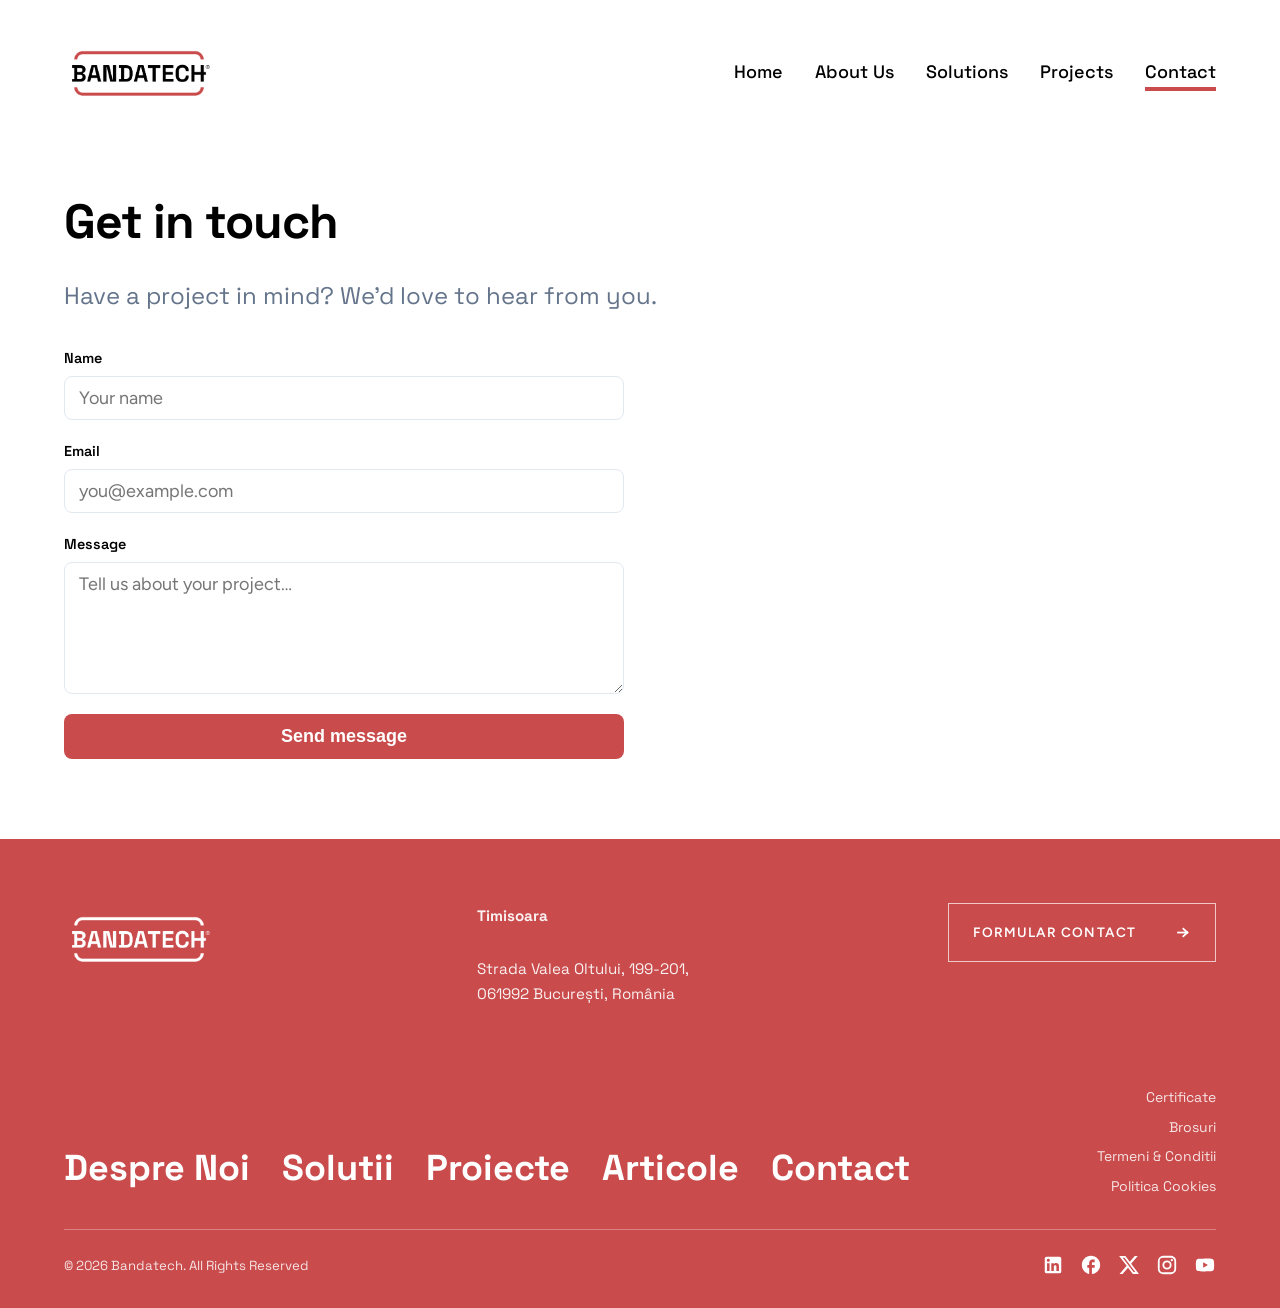
<file: contact/index.html>
<!DOCTYPE html>
<html lang="en">
<head>
  <meta charset="UTF-8" />
  <meta name="viewport" content="width=device-width, initial-scale=1.0" />
  <meta name="description" content="Bandatech – Innovative technology solutions for your business." />
  <title>Bandatech</title>

  <link rel="preconnect" href="https://fonts.googleapis.com">
  <link rel="preconnect" href="https://fonts.gstatic.com" crossorigin>
  <link href="https://fonts.googleapis.com/css2?family=Figtree:ital,wght@0,300..900;1,300..900&family=Space+Grotesk:wght@300..700&display=swap" rel="stylesheet">

  <link rel="stylesheet" href="../public/styles.css" />
 

  
</head>
<body id="contact-page">

  <!-- Navigation -->
  <header class="site-header">
    <nav class="nav container">
      <a href="../" class="nav-logo">
          <img src="../assets/Logo-Bandatech.png" alt="Bandatech">
      </a>
      <ul class="nav-links">
        <li><a href="../">Home</a></li>
        <li><a href="../aboutus">About Us</a></li>
        <li><a href="../solutions">Solutions</a></li>
        <li><a href="../projects">Projects</a></li>
        <li><a href="../contact" class="selected">Contact</a></li>
      </ul>
    </nav>
  </header>

  <main>
 
   


    <!-- Contact -->
    <section id="contact" class="section">
      <div class="container">
        <h2 class="section-title">Get in touch</h2>
        <p class="section-text">Have a project in mind? We'd love to hear from you.</p>
        <form class="form" id="contact-form" action="#" method="post" novalidate>
          <div class="form-group">
            <label for="name" class="form-label">Name</label>
            <input type="text" id="name" name="name" class="form-input" placeholder="Your name" required />
          </div>
          <div class="form-group">
            <label for="email" class="form-label">Email</label>
            <input type="email" id="email" name="email" class="form-input" placeholder="you@example.com" required />
          </div>
          <div class="form-group">
            <label for="message" class="form-label">Message</label>
            <textarea id="message" name="message" class="form-textarea" rows="5" placeholder="Tell us about your project…" required></textarea>
          </div>
          <button type="submit" class="btn btn--primary">Send message</button>
        </form>
      </div>
    </section>

     <!-- Services -->
    <!-- <section id="services" class="section">
      <div class="container">
        <h2 class="section-title">What we do</h2>
        <div class="cards">
          <div class="card">
            <div class="card-icon">&#128187;</div>
            <h3 class="card-title">Web Development</h3>
            <p class="card-text">Fast, accessible, and maintainable web applications built with modern standards.</p>
          </div>
          <div class="card">
            <div class="card-icon">&#9729;</div>
            <h3 class="card-title">Cloud &amp; Infrastructure</h3>
            <p class="card-text">Scalable cloud architectures designed for reliability and cost-efficiency.</p>
          </div>
          <div class="card">
            <div class="card-icon">&#128202;</div>
            <h3 class="card-title">Consulting</h3>
            <p class="card-text">Strategic guidance to help you make the right technical decisions at every stage.</p>
          </div>
        </div>
      </div>
    </section>  -->

  </main>

  <!-- Footer -->
  <footer class="site-footer">
    <div class="footer-inner">

      <!-- Top row -->
      <div class="footer-top">
        <div class="footer-logo">
          <img src="../assets/Logo-Bandatech_white.png" alt="Bandatech">
        </div>
        <address class="footer-address">
          <strong>Timisoara</strong><br>
          Strada Valea Oltului, 199-201, <br>
          061992 București, România
        </address>
        <a href="#contact" class="footer-contact-btn">
          <span>FORMULAR CONTACT</span>
          <span class="footer-contact-arrow">&rarr;</span>
        </a>
      </div>

      <!-- Nav + legal links -->
      <div class="footer-middle">
        <nav class="footer-nav" aria-label="Footer navigation">
          <a href="#about">Despre Noi</a>
          <a href="#solutions-slider">Solutii</a>
          <a href="#projects">Proiecte</a>
          <a href="#">Articole</a>
          <a href="#contact">Contact</a>
        </nav>
        <div class="footer-legal-links">
          <a href="#">Certificate</a>
          <a href="#">Brosuri</a>
          <a href="#">Termeni &amp; Conditii</a>
          <a href="#">Politica Cookies</a>
        </div>
      </div>

      <!-- Bottom row -->
      <div class="footer-bottom">
        <p class="footer-copy">&copy; <span id="year"></span> Bandatech. All Rights Reserved</p>
        <div class="footer-socials">
          <a href="#" aria-label="LinkedIn"><svg viewBox="0 0 24 24" fill="currentColor" width="20" height="20"><path d="M19 3a2 2 0 012 2v14a2 2 0 01-2 2H5a2 2 0 01-2-2V5a2 2 0 012-2h14m-.5 15.5v-5.3a3.26 3.26 0 00-3.26-3.26c-.85 0-1.84.52-2.32 1.3v-1.11h-2.79v8.37h2.79v-4.93c0-.77.62-1.4 1.39-1.4a1.4 1.4 0 011.4 1.4v4.93h2.79M6.88 8.56a1.68 1.68 0 001.68-1.68c0-.93-.75-1.69-1.68-1.69a1.69 1.69 0 00-1.69 1.69c0 .93.76 1.68 1.69 1.68m1.39 9.94v-8.37H5.5v8.37h2.77z"/></svg></a>
          <a href="#" aria-label="Facebook"><svg viewBox="0 0 24 24" fill="currentColor" width="20" height="20"><path d="M22 12c0-5.52-4.48-10-10-10S2 6.48 2 12c0 4.84 3.44 8.87 8 9.8V15H8v-3h2V9.5C10 7.57 11.57 6 13.5 6H16v3h-2c-.55 0-1 .45-1 1v2h3v3h-3v6.95c5.05-.5 9-4.76 9-9.95z"/></svg></a>
          <a href="#" aria-label="X"><svg viewBox="0 0 24 24" fill="currentColor" width="20" height="20"><path d="M18.244 2.25h3.308l-7.227 8.26 8.502 11.24H16.17l-5.214-6.817L4.99 21.75H1.68l7.73-8.835L1.254 2.25H8.08l4.713 6.231zm-1.161 17.52h1.833L7.084 4.126H5.117z"/></svg></a>
          <a href="#" aria-label="Instagram"><svg viewBox="0 0 24 24" fill="currentColor" width="20" height="20"><path d="M7.8 2h8.4C19.4 2 22 4.6 22 7.8v8.4a5.8 5.8 0 01-5.8 5.8H7.8C4.6 22 2 19.4 2 16.2V7.8A5.8 5.8 0 017.8 2m-.2 2A3.6 3.6 0 004 7.6v8.8C4 18.39 5.61 20 7.6 20h8.8a3.6 3.6 0 003.6-3.6V7.6C20 5.61 18.39 4 16.4 4H7.6m9.65 1.5a1.25 1.25 0 110 2.5 1.25 1.25 0 010-2.5M12 7a5 5 0 110 10 5 5 0 010-10m0 2a3 3 0 100 6 3 3 0 000-6z"/></svg></a>
          <a href="#" aria-label="YouTube"><svg viewBox="0 0 24 24" fill="currentColor" width="20" height="20"><path d="M10 15l5.19-3L10 9v6m11.56-7.83c.13.47.22 1.1.28 1.9.07.8.1 1.49.1 2.09L22 12c0 2.19-.16 3.8-.44 4.83-.25.9-.83 1.48-1.73 1.73-.47.13-1.33.22-2.65.28-1.3.07-2.49.1-3.59.1L12 19c-4.19 0-6.8-.16-7.83-.44-.9-.25-1.48-.83-1.73-1.73-.13-.47-.22-1.1-.28-1.9-.07-.8-.1-1.49-.1-2.09L2 12c0-2.19.16-3.8.44-4.83.25-.9.83-1.48 1.73-1.73.47-.13 1.33-.22 2.65-.28 1.3-.07 2.49-.1 3.59-.1L12 5c4.19 0 6.8.16 7.83.44.9.25 1.48.83 1.73 1.73z"/></svg></a>
        </div>
      </div>

    </div>
  </footer>

  <script>
    document.getElementById('year').textContent = new Date().getFullYear();

    (function () {
      const slider = document.getElementById('solutions-slider');
      if (!slider) return;

      const slides = Array.from(slider.querySelectorAll('.slider-slide'));
      const indicators = Array.from(slider.querySelectorAll('.slider-indicator'));
      const counter = slider.querySelector('[data-slider-counter]');
      const prevButton = slider.querySelector('[data-prev]');
      const nextButton = slider.querySelector('[data-next]');
      let currentIndex = 0;
      let autoplayTimer = null;
      let transitionResetTimer = null;
      let panelResizeObserver = null;

      const uiVars = [
        '--ui-line-color',
        '--ui-counter-color',
        '--ui-counter-shadow',
        '--ui-dot-border',
        '--ui-dot-bg',
        '--ui-dot-active-bg',
        '--ui-dot-active-border',
        '--ui-arrow-border',
        '--ui-arrow-bg',
        '--ui-arrow-color',
        '--ui-arrow-hover-bg',
        '--ui-accent-bg',
        '--ui-accent-shadow'
      ];

      function applySlideTheme(activeSlide) {
        const computed = getComputedStyle(activeSlide);
        uiVars.forEach(function (varName) {
          const value = computed.getPropertyValue(varName).trim();
          if (value) {
            slider.style.setProperty(varName, value);
          } else {
            slider.style.removeProperty(varName);
          }
        });
      }

      function syncConnectorGeometry() {
        const activeSlide = slides[currentIndex];
        if (!activeSlide) return;
        const activePanel = activeSlide.querySelector('.slider-panel');
        if (!activePanel) return;

        const panelLeft = Math.max(0, activePanel.offsetLeft);
        const panelTop = Math.max(0, activePanel.offsetTop);
        const panelRight = Math.min(slider.clientWidth, panelLeft + activePanel.offsetWidth);
        const panelBottom = Math.min(slider.clientHeight, panelTop + activePanel.offsetHeight);

        slider.style.setProperty('--panel-left', panelLeft + 'px');
        slider.style.setProperty('--panel-top', panelTop + 'px');
        slider.style.setProperty('--panel-right', panelRight + 'px');
        slider.style.setProperty('--panel-bottom', panelBottom + 'px');
      }

      function observeActivePanel() {
        const activeSlide = slides[currentIndex];
        if (!activeSlide || !('ResizeObserver' in window)) return;
        const activePanel = activeSlide.querySelector('.slider-panel');
        if (!activePanel) return;

        if (panelResizeObserver) {
          panelResizeObserver.disconnect();
        }

        panelResizeObserver = new ResizeObserver(function () {
          syncConnectorGeometry();
        });

        panelResizeObserver.observe(activePanel);
        panelResizeObserver.observe(slider);
      }

      function restartTransitionSequence() {
        clearTimeout(transitionResetTimer);
        slider.classList.remove('is-transitioning');
        void slider.offsetWidth;
        slider.classList.add('is-transitioning');
        transitionResetTimer = setTimeout(function () {
          slider.classList.remove('is-transitioning');
        }, 3600);
      }

      function updateSlider(nextIndex) {
        currentIndex = (nextIndex + slides.length) % slides.length;

        slides.forEach(function (slide, index) {
          const isActive = index === currentIndex;
          slide.classList.toggle('is-active', isActive);
          slide.setAttribute('aria-hidden', isActive ? 'false' : 'true');
        });

        indicators.forEach(function (dot, index) {
          dot.classList.toggle('is-active', index === currentIndex);
        });

        counter.textContent = String(currentIndex + 1).padStart(2, '0');
        applySlideTheme(slides[currentIndex]);
          observeActivePanel();
          syncConnectorGeometry();
          requestAnimationFrame(syncConnectorGeometry);
          restartTransitionSequence();
        counter.classList.remove('is-animating');
        void counter.offsetWidth;
        counter.classList.add('is-animating');
      }

      function startAutoplay() {
        clearInterval(autoplayTimer);
        // autoplayTimer = setInterval(function () {
          // updateSlider(currentIndex + 1);
        // }, 5000);
      }

      prevButton.addEventListener('click', function () {
        updateSlider(currentIndex - 1);
        startAutoplay();
      });

      nextButton.addEventListener('click', function () {
        updateSlider(currentIndex + 1);
        startAutoplay();
      });

      indicators.forEach(function (dot, index) {
        dot.addEventListener('click', function () {
          updateSlider(index);
          startAutoplay();
        });
      });

      slider.addEventListener('mouseenter', function () {
        clearInterval(autoplayTimer);
      });

      slider.addEventListener('mouseleave', function () {
        startAutoplay();
      });

      window.addEventListener('resize', function () {
        syncConnectorGeometry();
      });

      updateSlider(0);
      startAutoplay();
    })();

    (function () {
      const projectsSection = document.getElementById('projects');
      if (!projectsSection) return;

      const track = projectsSection.querySelector('[data-projects-track]');
      const windowElement = projectsSection.querySelector('[data-projects-window]');
      const prevButton = projectsSection.querySelector('[data-projects-prev]');
      const nextButton = projectsSection.querySelector('[data-projects-next]');
      if (!track || !windowElement || !prevButton || !nextButton) return;

      const originalCards = Array.from(track.querySelectorAll('.project-card'));
      const originalCount = originalCards.length;
      let currentIndex = 0;
      let maxIndex = 0;
      let cardStep = 0;
      let peekSide = 'right';

      function readGap() {
        return parseFloat(getComputedStyle(track).columnGap || getComputedStyle(track).gap || '0');
      }

      function measureStep() {
        const gap = readGap();
        const cardsVisible = window.innerWidth <= 640 ? 1.35 : 2.5;
        const targetCardWidth = (windowElement.clientWidth - (gap * (cardsVisible - 1))) / cardsVisible;

        originalCards.forEach(function (card) {
          card.style.flexBasis = targetCardWidth + 'px';
          card.style.maxWidth = targetCardWidth + 'px';
        });

        cardStep = targetCardWidth + gap;
        maxIndex = Math.max(0, originalCount - Math.ceil(cardsVisible));
      }

      function moveTo(index, withTransition) {
        const offset = peekSide === 'left' ? 0.5 : 0;
        track.style.transition = withTransition ? 'transform 0.55s cubic-bezier(0.2, 0.72, 0.2, 1)' : 'none';
        track.style.transform = 'translateX(' + (-(index - offset) * cardStep) + 'px)';
      }

      function updateControls() {
        prevButton.disabled = currentIndex <= 0;
        nextButton.disabled = currentIndex >= maxIndex;
      }

      function nextSlide() {
        if (currentIndex >= maxIndex) return;
        peekSide = 'left';
        currentIndex += 1;
        moveTo(currentIndex, true);
        updateControls();
      }

      function prevSlide() {
        if (currentIndex <= 0) return;
        peekSide = 'right';
        currentIndex -= 1;
        moveTo(currentIndex, true);
        updateControls();
      }

      nextButton.addEventListener('click', nextSlide);
      prevButton.addEventListener('click', prevSlide);

      window.addEventListener('resize', function () {
        measureStep();
        currentIndex = Math.min(currentIndex, maxIndex);
        moveTo(currentIndex, false);
        updateControls();
      });

      measureStep();
      peekSide = 'right';
      moveTo(currentIndex, false);
      updateControls();
    })();

    document.getElementById('contact-form').addEventListener('submit', function (e) {
      e.preventDefault();
      alert('Thank you for your message! We will get back to you soon.');
      this.reset();
    });
  </script>

</body>
</html>
</file>
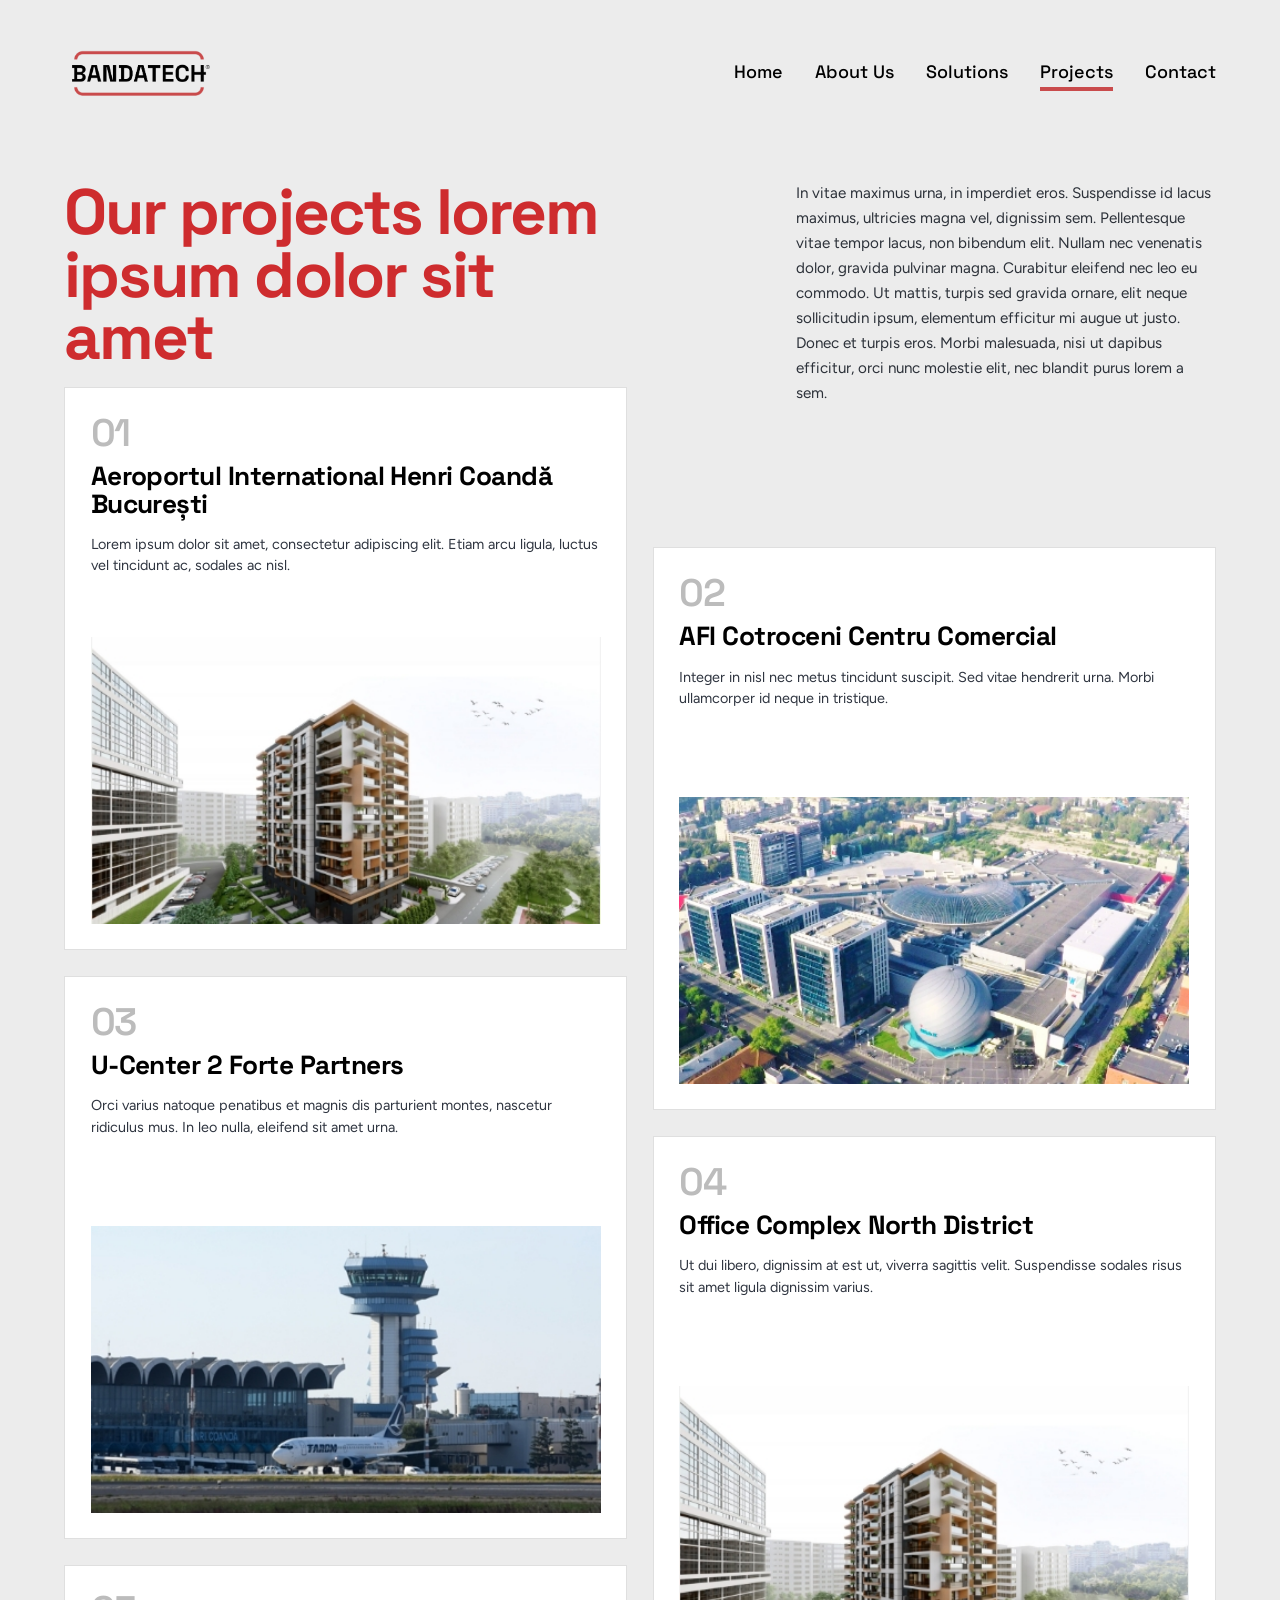
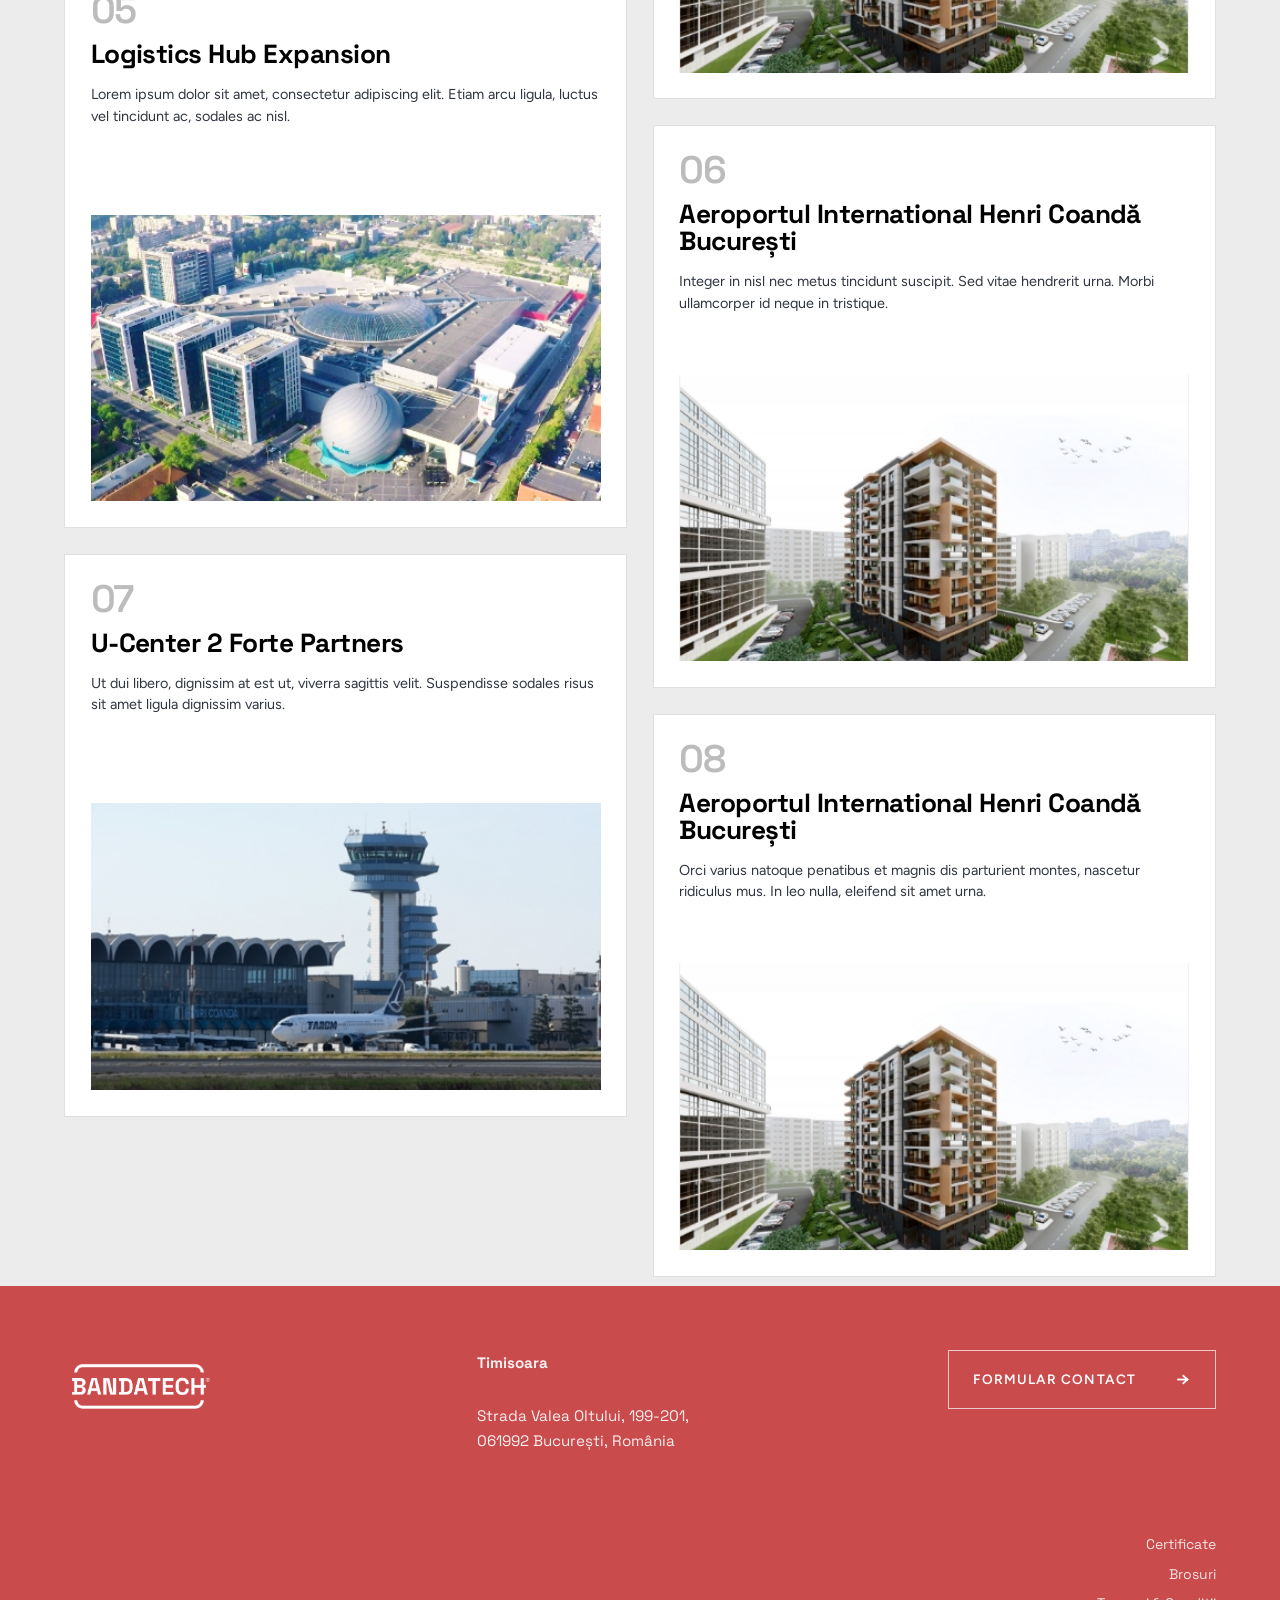
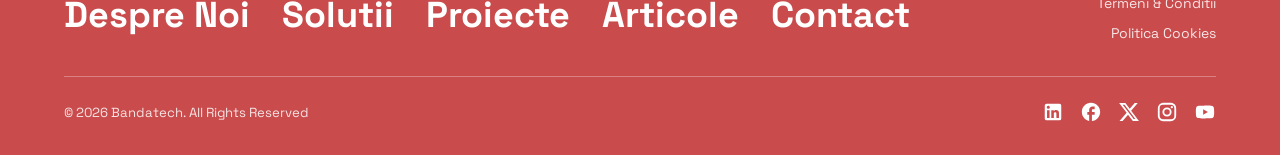
<file: projects/index.html>
<!DOCTYPE html>
<html lang="en">
<head>
  <meta charset="UTF-8" />
  <meta name="viewport" content="width=device-width, initial-scale=1.0" />
  <meta name="description" content="Bandatech – Innovative technology solutions for your business." />
  <title>Bandatech</title>

  <link rel="preconnect" href="https://fonts.googleapis.com">
  <link rel="preconnect" href="https://fonts.gstatic.com" crossorigin>
  <link href="https://fonts.googleapis.com/css2?family=Figtree:ital,wght@0,300..900;1,300..900&family=Space+Grotesk:wght@300..700&display=swap" rel="stylesheet">

  <link rel="stylesheet" href="../public/styles.css" />
 

  
</head>
<body id="projects-page">

  <!-- Navigation -->
  <header class="site-header">
    <nav class="nav container">
      <a href="../" class="nav-logo">
          <img src="../assets/Logo-Bandatech.png" alt="Bandatech">
      </a>
      <ul class="nav-links">
        <li><a href="../" >Home</a></li>
        <li><a href="../aboutus">About Us</a></li>
        <li><a href="../solutions">Solutions</a></li>
        <li><a href="../projects" class="selected">Projects</a></li>
        <li><a href="../contact">Contact</a></li>
      </ul>
    </nav>
  </header>

  <main>
    <section id="projects">
      <div class="projects-page container">
        <div class="projects-page-hero">
          <h1 class="projects-page-title">Our projects lorem ipsum dolor sit amet</h1>
          <p class="projects-page-intro">
            In vitae maximus urna, in imperdiet eros. Suspendisse id lacus maximus, ultricies magna vel,
            dignissim sem. Pellentesque vitae tempor lacus, non bibendum elit. Nullam nec venenatis dolor,
            gravida pulvinar magna. Curabitur eleifend nec leo eu commodo. Ut mattis, turpis sed gravida ornare,
            elit neque sollicitudin ipsum, elementum efficitur mi augue ut justo. Donec et turpis eros.
            Morbi malesuada, nisi ut dapibus efficitur, orci nunc molestie elit, nec blandit purus lorem a sem.
          </p>
        </div>

        <div class="projects-page-grid">
          <a class="projects-page-card" href="/solutions/demo-solution" aria-label="Open project 01">
            <span class="projects-page-number">01</span>
            <h2 class="projects-page-card-title">Aeroportul International Henri Coandă București</h2>
            <p class="projects-page-card-text">Lorem ipsum dolor sit amet, consectetur adipiscing elit. Etiam arcu ligula, luctus vel tincidunt ac, sodales ac nisl.</p>
            <img src="../assets/project_1.jpg" alt="Aeroportul International Henri Coandă București" class="projects-page-image" />
          </a>

          <a class="projects-page-card" href="/solutions/demo-solution" aria-label="Open project 02">
            <span class="projects-page-number">02</span>
            <h2 class="projects-page-card-title">AFI Cotroceni Centru Comercial</h2>
            <p class="projects-page-card-text">Integer in nisl nec metus tincidunt suscipit. Sed vitae hendrerit urna. Morbi ullamcorper id neque in tristique.</p>
            <img src="../assets/project_2.jpg" alt="AFI Cotroceni Centru Comercial" class="projects-page-image" />
          </a>

          <a class="projects-page-card" href="/solutions/demo-solution" aria-label="Open project 03">
            <span class="projects-page-number">03</span>
            <h2 class="projects-page-card-title">U-Center 2 Forte Partners</h2>
            <p class="projects-page-card-text">Orci varius natoque penatibus et magnis dis parturient montes, nascetur ridiculus mus. In leo nulla, eleifend sit amet urna.</p>
            <img src="../assets/project_3.jpg" alt="U-Center 2 Forte Partners" class="projects-page-image" />
          </a>

          <a class="projects-page-card" href="/solutions/demo-solution" aria-label="Open project 04">
            <span class="projects-page-number">04</span>
            <h2 class="projects-page-card-title">Office Complex North District</h2>
            <p class="projects-page-card-text">Ut dui libero, dignissim at est ut, viverra sagittis velit. Suspendisse sodales risus sit amet ligula dignissim varius.</p>
            <img src="../assets/project_4.jpg" alt="Office Complex North District" class="projects-page-image" />
          </a>

          <a class="projects-page-card" href="/solutions/demo-solution" aria-label="Open project 05">
            <span class="projects-page-number">05</span>
            <h2 class="projects-page-card-title">Logistics Hub Expansion</h2>
            <p class="projects-page-card-text">Lorem ipsum dolor sit amet, consectetur adipiscing elit. Etiam arcu ligula, luctus vel tincidunt ac, sodales ac nisl.</p>
            <img src="../assets/project_5.jpg" alt="Logistics Hub Expansion" class="projects-page-image" />
          </a>

          <a class="projects-page-card" href="/solutions/demo-solution" aria-label="Open project 06">
            <span class="projects-page-number">06</span>
            <h2 class="projects-page-card-title">Aeroportul International Henri Coandă București</h2>
            <p class="projects-page-card-text">Integer in nisl nec metus tincidunt suscipit. Sed vitae hendrerit urna. Morbi ullamcorper id neque in tristique.</p>
            <img src="../assets/project_1.jpg" alt="Aeroportul International Henri Coandă București" class="projects-page-image" />
          </a>

          <a class="projects-page-card" href="/solutions/demo-solution" aria-label="Open project 07">
            <span class="projects-page-number">07</span>
            <h2 class="projects-page-card-title">U-Center 2 Forte Partners</h2>
            <p class="projects-page-card-text">Ut dui libero, dignissim at est ut, viverra sagittis velit. Suspendisse sodales risus sit amet ligula dignissim varius.</p>
            <img src="../assets/project_3.jpg" alt="U-Center 2 Forte Partners" class="projects-page-image" />
          </a>

          <a class="projects-page-card" href="/solutions/demo-solution" aria-label="Open project 08">
            <span class="projects-page-number">08</span>
            <h2 class="projects-page-card-title">Aeroportul International Henri Coandă București</h2>
            <p class="projects-page-card-text">Orci varius natoque penatibus et magnis dis parturient montes, nascetur ridiculus mus. In leo nulla, eleifend sit amet urna.</p>
            <img src="../assets/project_4.jpg" alt="Aeroportul International Henri Coandă București" class="projects-page-image" />
          </a>
        </div>
      </div>
    </section>  
  </main>

  <!-- Footer -->
  <footer class="site-footer">
    <div class="footer-inner">

      <!-- Top row -->
      <div class="footer-top">
        <div class="footer-logo">
          <img src="../assets/Logo-Bandatech_white.png" alt="Bandatech">
        </div>
        <address class="footer-address">
          <strong>Timisoara</strong><br>
          Strada Valea Oltului, 199-201, <br>
          061992 București, România
        </address>
        <a href="#contact" class="footer-contact-btn">
          <span>FORMULAR CONTACT</span>
          <span class="footer-contact-arrow">&rarr;</span>
        </a>
      </div>

      <!-- Nav + legal links -->
      <div class="footer-middle">
        <nav class="footer-nav" aria-label="Footer navigation">
          <a href="#about">Despre Noi</a>
          <a href="#solutions-slider">Solutii</a>
          <a href="#projects">Proiecte</a>
          <a href="#">Articole</a>
          <a href="#contact">Contact</a>
        </nav>
        <div class="footer-legal-links">
          <a href="#">Certificate</a>
          <a href="#">Brosuri</a>
          <a href="#">Termeni &amp; Conditii</a>
          <a href="#">Politica Cookies</a>
        </div>
      </div>

      <!-- Bottom row -->
      <div class="footer-bottom">
        <p class="footer-copy">&copy; <span id="year"></span> Bandatech. All Rights Reserved</p>
        <div class="footer-socials">
          <a href="#" aria-label="LinkedIn"><svg viewBox="0 0 24 24" fill="currentColor" width="20" height="20"><path d="M19 3a2 2 0 012 2v14a2 2 0 01-2 2H5a2 2 0 01-2-2V5a2 2 0 012-2h14m-.5 15.5v-5.3a3.26 3.26 0 00-3.26-3.26c-.85 0-1.84.52-2.32 1.3v-1.11h-2.79v8.37h2.79v-4.93c0-.77.62-1.4 1.39-1.4a1.4 1.4 0 011.4 1.4v4.93h2.79M6.88 8.56a1.68 1.68 0 001.68-1.68c0-.93-.75-1.69-1.68-1.69a1.69 1.69 0 00-1.69 1.69c0 .93.76 1.68 1.69 1.68m1.39 9.94v-8.37H5.5v8.37h2.77z"/></svg></a>
          <a href="#" aria-label="Facebook"><svg viewBox="0 0 24 24" fill="currentColor" width="20" height="20"><path d="M22 12c0-5.52-4.48-10-10-10S2 6.48 2 12c0 4.84 3.44 8.87 8 9.8V15H8v-3h2V9.5C10 7.57 11.57 6 13.5 6H16v3h-2c-.55 0-1 .45-1 1v2h3v3h-3v6.95c5.05-.5 9-4.76 9-9.95z"/></svg></a>
          <a href="#" aria-label="X"><svg viewBox="0 0 24 24" fill="currentColor" width="20" height="20"><path d="M18.244 2.25h3.308l-7.227 8.26 8.502 11.24H16.17l-5.214-6.817L4.99 21.75H1.68l7.73-8.835L1.254 2.25H8.08l4.713 6.231zm-1.161 17.52h1.833L7.084 4.126H5.117z"/></svg></a>
          <a href="#" aria-label="Instagram"><svg viewBox="0 0 24 24" fill="currentColor" width="20" height="20"><path d="M7.8 2h8.4C19.4 2 22 4.6 22 7.8v8.4a5.8 5.8 0 01-5.8 5.8H7.8C4.6 22 2 19.4 2 16.2V7.8A5.8 5.8 0 017.8 2m-.2 2A3.6 3.6 0 004 7.6v8.8C4 18.39 5.61 20 7.6 20h8.8a3.6 3.6 0 003.6-3.6V7.6C20 5.61 18.39 4 16.4 4H7.6m9.65 1.5a1.25 1.25 0 110 2.5 1.25 1.25 0 010-2.5M12 7a5 5 0 110 10 5 5 0 010-10m0 2a3 3 0 100 6 3 3 0 000-6z"/></svg></a>
          <a href="#" aria-label="YouTube"><svg viewBox="0 0 24 24" fill="currentColor" width="20" height="20"><path d="M10 15l5.19-3L10 9v6m11.56-7.83c.13.47.22 1.1.28 1.9.07.8.1 1.49.1 2.09L22 12c0 2.19-.16 3.8-.44 4.83-.25.9-.83 1.48-1.73 1.73-.47.13-1.33.22-2.65.28-1.3.07-2.49.1-3.59.1L12 19c-4.19 0-6.8-.16-7.83-.44-.9-.25-1.48-.83-1.73-1.73-.13-.47-.22-1.1-.28-1.9-.07-.8-.1-1.49-.1-2.09L2 12c0-2.19.16-3.8.44-4.83.25-.9.83-1.48 1.73-1.73.47-.13 1.33-.22 2.65-.28 1.3-.07 2.49-.1 3.59-.1L12 5c4.19 0 6.8.16 7.83.44.9.25 1.48.83 1.73 1.73z"/></svg></a>
        </div>
      </div>

    </div>
  </footer>

  <script>
    document.getElementById('year').textContent = new Date().getFullYear();

    (function () {
      const slider = document.getElementById('solutions-slider');
      if (!slider) return;

      const slides = Array.from(slider.querySelectorAll('.slider-slide'));
      const indicators = Array.from(slider.querySelectorAll('.slider-indicator'));
      const counter = slider.querySelector('[data-slider-counter]');
      const prevButton = slider.querySelector('[data-prev]');
      const nextButton = slider.querySelector('[data-next]');
      let currentIndex = 0;
      let autoplayTimer = null;
      let transitionResetTimer = null;
      let panelResizeObserver = null;

      const uiVars = [
        '--ui-line-color',
        '--ui-counter-color',
        '--ui-counter-shadow',
        '--ui-dot-border',
        '--ui-dot-bg',
        '--ui-dot-active-bg',
        '--ui-dot-active-border',
        '--ui-arrow-border',
        '--ui-arrow-bg',
        '--ui-arrow-color',
        '--ui-arrow-hover-bg',
        '--ui-accent-bg',
        '--ui-accent-shadow'
      ];

      function applySlideTheme(activeSlide) {
        const computed = getComputedStyle(activeSlide);
        uiVars.forEach(function (varName) {
          const value = computed.getPropertyValue(varName).trim();
          if (value) {
            slider.style.setProperty(varName, value);
          } else {
            slider.style.removeProperty(varName);
          }
        });
      }

      function syncConnectorGeometry() {
        const activeSlide = slides[currentIndex];
        if (!activeSlide) return;
        const activePanel = activeSlide.querySelector('.slider-panel');
        if (!activePanel) return;

        const panelLeft = Math.max(0, activePanel.offsetLeft);
        const panelTop = Math.max(0, activePanel.offsetTop);
        const panelRight = Math.min(slider.clientWidth, panelLeft + activePanel.offsetWidth);
        const panelBottom = Math.min(slider.clientHeight, panelTop + activePanel.offsetHeight);

        slider.style.setProperty('--panel-left', panelLeft + 'px');
        slider.style.setProperty('--panel-top', panelTop + 'px');
        slider.style.setProperty('--panel-right', panelRight + 'px');
        slider.style.setProperty('--panel-bottom', panelBottom + 'px');
      }

      function observeActivePanel() {
        const activeSlide = slides[currentIndex];
        if (!activeSlide || !('ResizeObserver' in window)) return;
        const activePanel = activeSlide.querySelector('.slider-panel');
        if (!activePanel) return;

        if (panelResizeObserver) {
          panelResizeObserver.disconnect();
        }

        panelResizeObserver = new ResizeObserver(function () {
          syncConnectorGeometry();
        });

        panelResizeObserver.observe(activePanel);
        panelResizeObserver.observe(slider);
      }

      function restartTransitionSequence() {
        clearTimeout(transitionResetTimer);
        slider.classList.remove('is-transitioning');
        void slider.offsetWidth;
        slider.classList.add('is-transitioning');
        transitionResetTimer = setTimeout(function () {
          slider.classList.remove('is-transitioning');
        }, 3600);
      }

      function updateSlider(nextIndex) {
        currentIndex = (nextIndex + slides.length) % slides.length;

        slides.forEach(function (slide, index) {
          const isActive = index === currentIndex;
          slide.classList.toggle('is-active', isActive);
          slide.setAttribute('aria-hidden', isActive ? 'false' : 'true');
        });

        indicators.forEach(function (dot, index) {
          dot.classList.toggle('is-active', index === currentIndex);
        });

        counter.textContent = String(currentIndex + 1).padStart(2, '0');
        applySlideTheme(slides[currentIndex]);
          observeActivePanel();
          syncConnectorGeometry();
          requestAnimationFrame(syncConnectorGeometry);
          restartTransitionSequence();
        counter.classList.remove('is-animating');
        void counter.offsetWidth;
        counter.classList.add('is-animating');
      }

      function startAutoplay() {
        clearInterval(autoplayTimer);
        // autoplayTimer = setInterval(function () {
          // updateSlider(currentIndex + 1);
        // }, 5000);
      }

      prevButton.addEventListener('click', function () {
        updateSlider(currentIndex - 1);
        startAutoplay();
      });

      nextButton.addEventListener('click', function () {
        updateSlider(currentIndex + 1);
        startAutoplay();
      });

      indicators.forEach(function (dot, index) {
        dot.addEventListener('click', function () {
          updateSlider(index);
          startAutoplay();
        });
      });

      slider.addEventListener('mouseenter', function () {
        clearInterval(autoplayTimer);
      });

      slider.addEventListener('mouseleave', function () {
        startAutoplay();
      });

      window.addEventListener('resize', function () {
        syncConnectorGeometry();
      });

      updateSlider(0);
      startAutoplay();
    })();

    (function () {
      const projectsSection = document.getElementById('projects');
      if (!projectsSection) return;

      const track = projectsSection.querySelector('[data-projects-track]');
      const windowElement = projectsSection.querySelector('[data-projects-window]');
      const prevButton = projectsSection.querySelector('[data-projects-prev]');
      const nextButton = projectsSection.querySelector('[data-projects-next]');
      if (!track || !windowElement || !prevButton || !nextButton) return;

      const originalCards = Array.from(track.querySelectorAll('.project-card'));
      const originalCount = originalCards.length;
      let currentIndex = 0;
      let maxIndex = 0;
      let cardStep = 0;
      let peekSide = 'right';

      function readGap() {
        return parseFloat(getComputedStyle(track).columnGap || getComputedStyle(track).gap || '0');
      }

      function measureStep() {
        const gap = readGap();
        const cardsVisible = window.innerWidth <= 640 ? 1.35 : 2.5;
        const targetCardWidth = (windowElement.clientWidth - (gap * (cardsVisible - 1))) / cardsVisible;

        originalCards.forEach(function (card) {
          card.style.flexBasis = targetCardWidth + 'px';
          card.style.maxWidth = targetCardWidth + 'px';
        });

        cardStep = targetCardWidth + gap;
        maxIndex = Math.max(0, originalCount - Math.ceil(cardsVisible));
      }

      function moveTo(index, withTransition) {
        const offset = peekSide === 'left' ? 0.5 : 0;
        track.style.transition = withTransition ? 'transform 0.55s cubic-bezier(0.2, 0.72, 0.2, 1)' : 'none';
        track.style.transform = 'translateX(' + (-(index - offset) * cardStep) + 'px)';
      }

      function updateControls() {
        prevButton.disabled = currentIndex <= 0;
        nextButton.disabled = currentIndex >= maxIndex;
      }

      function nextSlide() {
        if (currentIndex >= maxIndex) return;
        peekSide = 'left';
        currentIndex += 1;
        moveTo(currentIndex, true);
        updateControls();
      }

      function prevSlide() {
        if (currentIndex <= 0) return;
        peekSide = 'right';
        currentIndex -= 1;
        moveTo(currentIndex, true);
        updateControls();
      }

      nextButton.addEventListener('click', nextSlide);
      prevButton.addEventListener('click', prevSlide);

      window.addEventListener('resize', function () {
        measureStep();
        currentIndex = Math.min(currentIndex, maxIndex);
        moveTo(currentIndex, false);
        updateControls();
      });

      measureStep();
      peekSide = 'right';
      moveTo(currentIndex, false);
      updateControls();
    })();

    const contactForm = document.getElementById('contact-form');
    if (contactForm) {
      contactForm.addEventListener('submit', function (e) {
        e.preventDefault();
        alert('Thank you for your message! We will get back to you soon.');
        this.reset();
      });
    }
  </script>

</body>
</html>
</file>
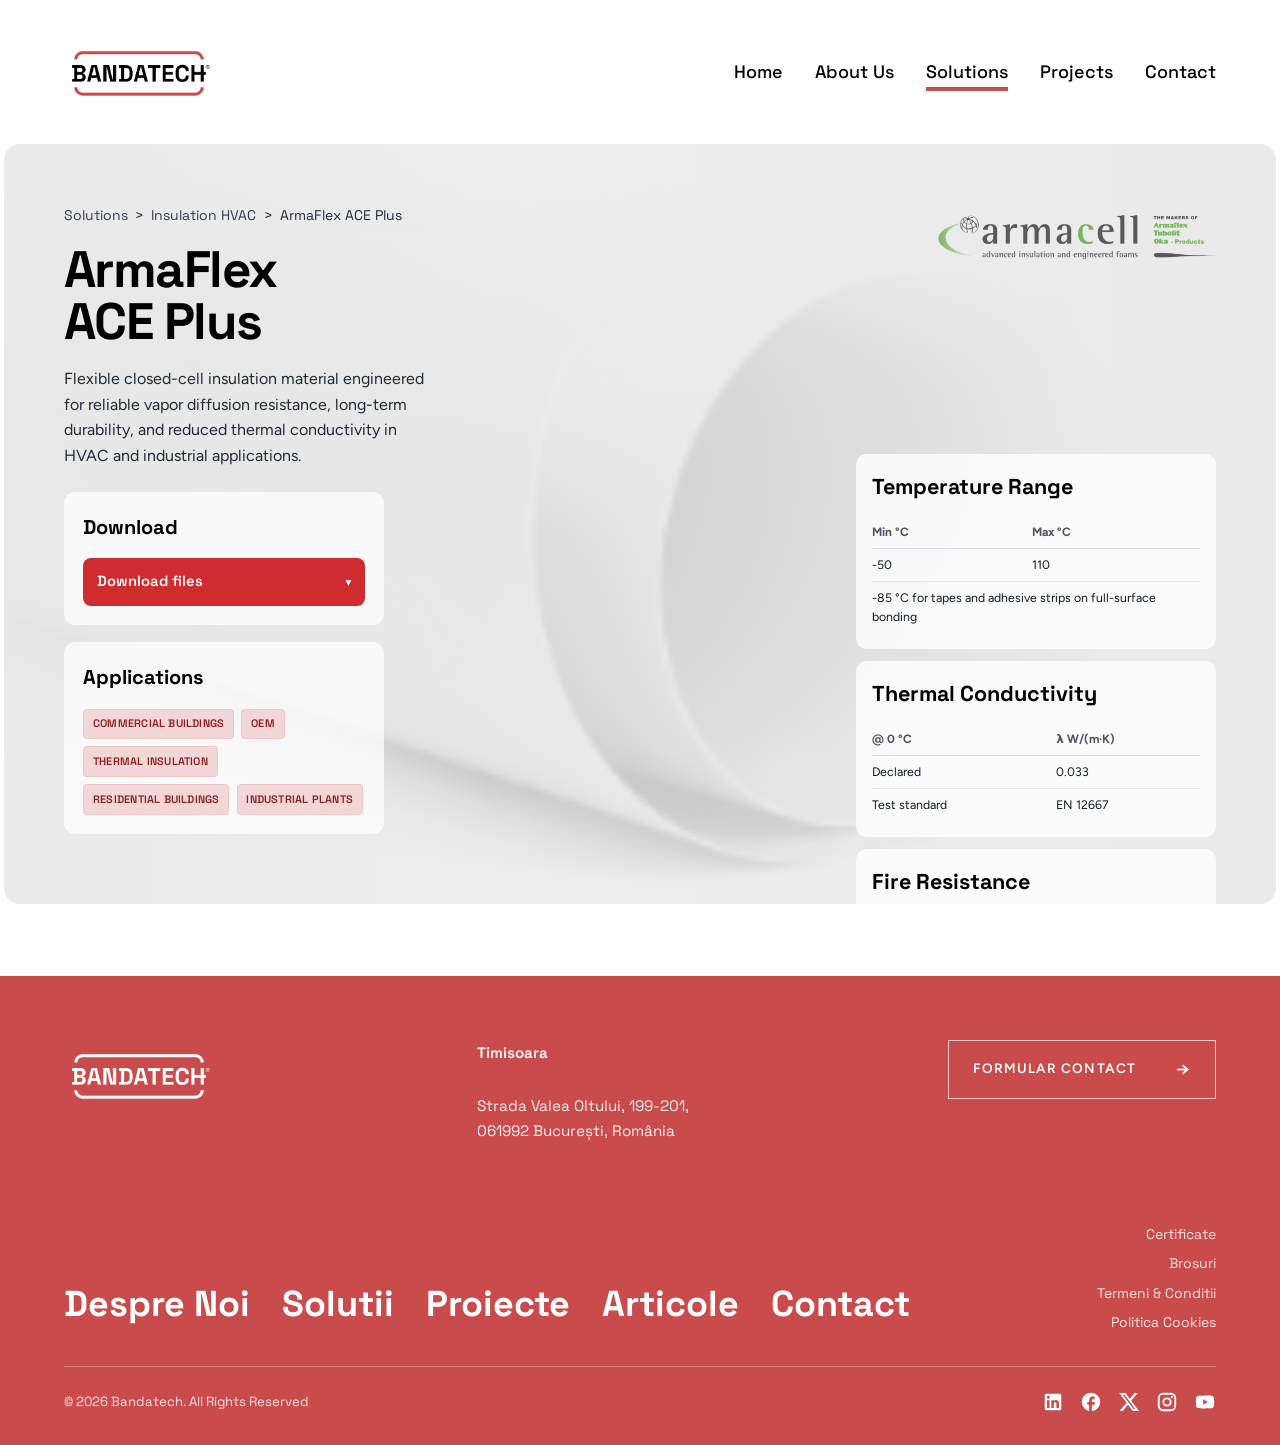
<file: solutions/demo-solution/index.html>
<!DOCTYPE html>
<html lang="en">
<head>
  <meta charset="UTF-8" />
  <meta name="viewport" content="width=device-width, initial-scale=1.0" />
  <meta name="description" content="Bandatech – Innovative technology solutions for your business." />
  <title>Bandatech</title>

  <link rel="preconnect" href="https://fonts.googleapis.com">
  <link rel="preconnect" href="https://fonts.gstatic.com" crossorigin>
  <link href="https://fonts.googleapis.com/css2?family=Figtree:ital,wght@0,300..900;1,300..900&family=Space+Grotesk:wght@300..700&display=swap" rel="stylesheet">

  <link rel="stylesheet" href="../../public/styles.css" />
 

  
</head>
<body>

  <!-- Navigation -->
  <header class="site-header">
    <nav class="nav container">
      <a href="../../" class="nav-logo">
          <img src="../../assets/Logo-Bandatech.png" alt="Bandatech">
      </a>
      <ul class="nav-links">
        <li><a href="../../">Home</a></li>
        <li><a href="../../aboutus">About Us</a></li>
        <li><a href="../../solutions"  class="selected">Solutions</a></li>
        <li><a href="../../projects">Projects</a></li>
        <li><a href="../../contact">Contact</a></li>
      </ul>
    </nav>
  </header>
  <main>
    <section id="solution">
      <div class="container">
        <article class="solution-layout" aria-labelledby="solution-title">
          <div class="solution-left">
            <nav class="solution-breadcrumbs" aria-label="Breadcrumb">
              <a href="../../solutions">Solutions</a>
              <span aria-hidden="true">&gt;</span>
              <a href="../../solutions">Insulation HVAC</a>
              <span aria-hidden="true">&gt;</span>
              <span aria-current="page">ArmaFlex ACE Plus</span>
            </nav>

            <h1 id="solution-title" class="solution-title">ArmaFlex<br>ACE Plus</h1>
            <p class="solution-description">
              Flexible closed-cell insulation material engineered for reliable vapor diffusion resistance,
              long-term durability, and reduced thermal conductivity in HVAC and industrial applications.
            </p>

            <section class="solution-card" aria-labelledby="download-title">
              <h2 id="download-title">Download</h2>
              <details class="download-dropdown">
                <summary>Download files</summary>
                <div class="download-menu" role="menu" aria-label="Solution files">
                  <a href="../../public/downloads/technical-specification.txt" download role="menuitem">Technical specification</a>
                  <a href="../../public/downloads/product-brochure.txt" download role="menuitem">Product brochure</a>
                  <a href="../../public/downloads/installation-guide.txt" download role="menuitem">Installation guide</a>
                </div>
              </details>
            </section>

            <section class="solution-card" aria-labelledby="applications-title">
              <h2 id="applications-title">Applications</h2>
              <ul class="application-tags" aria-label="Solution applications">
                <li>Commercial Buildings</li>
                <li>OEM</li>
                <li>Thermal Insulation</li>
                <li>Residential Buildings</li>
                <li>Industrial Plants</li>
              </ul>
            </section>
          </div>

          <aside class="solution-right" aria-label="Product specifications">
            <img class="solution-provider-logo" src="../../assets/logo_armacell.png" alt="Armacell">
            <div class="solution-spec-list">
              <section class="solution-spec-card">
                <h3>Temperature Range</h3>
                <table>
                  <thead>
                    <tr>
                      <th>Min °C</th>
                      <th>Max °C</th>
                    </tr>
                  </thead>
                  <tbody>
                    <tr>
                      <td>-50</td>
                      <td>110</td>
                    </tr>
                    <tr>
                      <td colspan="2">-85 °C for tapes and adhesive strips on full-surface bonding</td>
                    </tr>
                  </tbody>
                </table>
              </section>

              <section class="solution-spec-card">
                <h3>Thermal Conductivity</h3>
                <table>
                  <thead>
                    <tr>
                      <th>@ 0 °C</th>
                      <th>λ W/(m·K)</th>
                    </tr>
                  </thead>
                  <tbody>
                    <tr>
                      <td>Declared</td>
                      <td>0.033</td>
                    </tr>
                    <tr>
                      <td>Test standard</td>
                      <td>EN 12667</td>
                    </tr>
                  </tbody>
                </table>
              </section>

              <section class="solution-spec-card">
                <h3>Fire Resistance</h3>
                <table>
                  <thead>
                    <tr>
                      <th>Standard</th>
                      <th>Class</th>
                    </tr>
                  </thead>
                  <tbody>
                    <tr>
                      <td>EN 13501-1</td>
                      <td>BL-s3,d0</td>
                    </tr>
                    <tr>
                      <td>Smoke</td>
                      <td>Low</td>
                    </tr>
                  </tbody>
                </table>
              </section>

              <section class="solution-spec-card">
                <h3>Water Vapor Diffusion</h3>
                <table>
                  <thead>
                    <tr>
                      <th>Parameter</th>
                      <th>Value</th>
                    </tr>
                  </thead>
                  <tbody>
                    <tr>
                      <td>μ</td>
                      <td>≥ 10,000</td>
                    </tr>
                    <tr>
                      <td>Classification</td>
                      <td>High barrier</td>
                    </tr>
                  </tbody>
                </table>
              </section>
            </div>
          </aside>
        </article>
      </div>
    </section>
  </main>
  <!-- Footer -->
  <footer class="site-footer">
    <div class="footer-inner">

      <!-- Top row -->
      <div class="footer-top">
        <div class="footer-logo">
          <img src="../../assets/Logo-Bandatech_white.png" alt="Bandatech">
        </div>
        <address class="footer-address">
          <strong>Timisoara</strong><br>
          Strada Valea Oltului, 199-201, <br>
          061992 București, România
        </address>
        <a href="#contact" class="footer-contact-btn">
          <span>FORMULAR CONTACT</span>
          <span class="footer-contact-arrow">&rarr;</span>
        </a>
      </div>

      <!-- Nav + legal links -->
      <div class="footer-middle">
        <nav class="footer-nav" aria-label="Footer navigation">
          <a href="#about">Despre Noi</a>
          <a href="#solutions-slider">Solutii</a>
          <a href="#projects">Proiecte</a>
          <a href="#">Articole</a>
          <a href="#contact">Contact</a>
        </nav>
        <div class="footer-legal-links">
          <a href="#">Certificate</a>
          <a href="#">Brosuri</a>
          <a href="#">Termeni &amp; Conditii</a>
          <a href="#">Politica Cookies</a>
        </div>
      </div>

      <!-- Bottom row -->
      <div class="footer-bottom">
        <p class="footer-copy">&copy; <span id="year"></span> Bandatech. All Rights Reserved</p>
        <div class="footer-socials">
          <a href="#" aria-label="LinkedIn"><svg viewBox="0 0 24 24" fill="currentColor" width="20" height="20"><path d="M19 3a2 2 0 012 2v14a2 2 0 01-2 2H5a2 2 0 01-2-2V5a2 2 0 012-2h14m-.5 15.5v-5.3a3.26 3.26 0 00-3.26-3.26c-.85 0-1.84.52-2.32 1.3v-1.11h-2.79v8.37h2.79v-4.93c0-.77.62-1.4 1.39-1.4a1.4 1.4 0 011.4 1.4v4.93h2.79M6.88 8.56a1.68 1.68 0 001.68-1.68c0-.93-.75-1.69-1.68-1.69a1.69 1.69 0 00-1.69 1.69c0 .93.76 1.68 1.69 1.68m1.39 9.94v-8.37H5.5v8.37h2.77z"/></svg></a>
          <a href="#" aria-label="Facebook"><svg viewBox="0 0 24 24" fill="currentColor" width="20" height="20"><path d="M22 12c0-5.52-4.48-10-10-10S2 6.48 2 12c0 4.84 3.44 8.87 8 9.8V15H8v-3h2V9.5C10 7.57 11.57 6 13.5 6H16v3h-2c-.55 0-1 .45-1 1v2h3v3h-3v6.95c5.05-.5 9-4.76 9-9.95z"/></svg></a>
          <a href="#" aria-label="X"><svg viewBox="0 0 24 24" fill="currentColor" width="20" height="20"><path d="M18.244 2.25h3.308l-7.227 8.26 8.502 11.24H16.17l-5.214-6.817L4.99 21.75H1.68l7.73-8.835L1.254 2.25H8.08l4.713 6.231zm-1.161 17.52h1.833L7.084 4.126H5.117z"/></svg></a>
          <a href="#" aria-label="Instagram"><svg viewBox="0 0 24 24" fill="currentColor" width="20" height="20"><path d="M7.8 2h8.4C19.4 2 22 4.6 22 7.8v8.4a5.8 5.8 0 01-5.8 5.8H7.8C4.6 22 2 19.4 2 16.2V7.8A5.8 5.8 0 017.8 2m-.2 2A3.6 3.6 0 004 7.6v8.8C4 18.39 5.61 20 7.6 20h8.8a3.6 3.6 0 003.6-3.6V7.6C20 5.61 18.39 4 16.4 4H7.6m9.65 1.5a1.25 1.25 0 110 2.5 1.25 1.25 0 010-2.5M12 7a5 5 0 110 10 5 5 0 010-10m0 2a3 3 0 100 6 3 3 0 000-6z"/></svg></a>
          <a href="#" aria-label="YouTube"><svg viewBox="0 0 24 24" fill="currentColor" width="20" height="20"><path d="M10 15l5.19-3L10 9v6m11.56-7.83c.13.47.22 1.1.28 1.9.07.8.1 1.49.1 2.09L22 12c0 2.19-.16 3.8-.44 4.83-.25.9-.83 1.48-1.73 1.73-.47.13-1.33.22-2.65.28-1.3.07-2.49.1-3.59.1L12 19c-4.19 0-6.8-.16-7.83-.44-.9-.25-1.48-.83-1.73-1.73-.13-.47-.22-1.1-.28-1.9-.07-.8-.1-1.49-.1-2.09L2 12c0-2.19.16-3.8.44-4.83.25-.9.83-1.48 1.73-1.73.47-.13 1.33-.22 2.65-.28 1.3-.07 2.49-.1 3.59-.1L12 5c4.19 0 6.8.16 7.83.44.9.25 1.48.83 1.73 1.73z"/></svg></a>
        </div>
      </div>

    </div>
  </footer>

  <script>
    document.getElementById('year').textContent = new Date().getFullYear();

    (function () {
      const slider = document.getElementById('solutions-slider');
      if (!slider) return;

      const slides = Array.from(slider.querySelectorAll('.slider-slide'));
      const indicators = Array.from(slider.querySelectorAll('.slider-indicator'));
      const counter = slider.querySelector('[data-slider-counter]');
      const prevButton = slider.querySelector('[data-prev]');
      const nextButton = slider.querySelector('[data-next]');
      let currentIndex = 0;
      let autoplayTimer = null;
      let transitionResetTimer = null;
      let panelResizeObserver = null;

      const uiVars = [
        '--ui-line-color',
        '--ui-counter-color',
        '--ui-counter-shadow',
        '--ui-dot-border',
        '--ui-dot-bg',
        '--ui-dot-active-bg',
        '--ui-dot-active-border',
        '--ui-arrow-border',
        '--ui-arrow-bg',
        '--ui-arrow-color',
        '--ui-arrow-hover-bg',
        '--ui-accent-bg',
        '--ui-accent-shadow'
      ];

      function applySlideTheme(activeSlide) {
        const computed = getComputedStyle(activeSlide);
        uiVars.forEach(function (varName) {
          const value = computed.getPropertyValue(varName).trim();
          if (value) {
            slider.style.setProperty(varName, value);
          } else {
            slider.style.removeProperty(varName);
          }
        });
      }

      function syncConnectorGeometry() {
        const activeSlide = slides[currentIndex];
        if (!activeSlide) return;
        const activePanel = activeSlide.querySelector('.slider-panel');
        if (!activePanel) return;

        const panelLeft = Math.max(0, activePanel.offsetLeft);
        const panelTop = Math.max(0, activePanel.offsetTop);
        const panelRight = Math.min(slider.clientWidth, panelLeft + activePanel.offsetWidth);
        const panelBottom = Math.min(slider.clientHeight, panelTop + activePanel.offsetHeight);

        slider.style.setProperty('--panel-left', panelLeft + 'px');
        slider.style.setProperty('--panel-top', panelTop + 'px');
        slider.style.setProperty('--panel-right', panelRight + 'px');
        slider.style.setProperty('--panel-bottom', panelBottom + 'px');
      }

      function observeActivePanel() {
        const activeSlide = slides[currentIndex];
        if (!activeSlide || !('ResizeObserver' in window)) return;
        const activePanel = activeSlide.querySelector('.slider-panel');
        if (!activePanel) return;

        if (panelResizeObserver) {
          panelResizeObserver.disconnect();
        }

        panelResizeObserver = new ResizeObserver(function () {
          syncConnectorGeometry();
        });

        panelResizeObserver.observe(activePanel);
        panelResizeObserver.observe(slider);
      }

      function restartTransitionSequence() {
        clearTimeout(transitionResetTimer);
        slider.classList.remove('is-transitioning');
        void slider.offsetWidth;
        slider.classList.add('is-transitioning');
        transitionResetTimer = setTimeout(function () {
          slider.classList.remove('is-transitioning');
        }, 3600);
      }

      function updateSlider(nextIndex) {
        currentIndex = (nextIndex + slides.length) % slides.length;

        slides.forEach(function (slide, index) {
          const isActive = index === currentIndex;
          slide.classList.toggle('is-active', isActive);
          slide.setAttribute('aria-hidden', isActive ? 'false' : 'true');
        });

        indicators.forEach(function (dot, index) {
          dot.classList.toggle('is-active', index === currentIndex);
        });

        counter.textContent = String(currentIndex + 1).padStart(2, '0');
        applySlideTheme(slides[currentIndex]);
          observeActivePanel();
          syncConnectorGeometry();
          requestAnimationFrame(syncConnectorGeometry);
          restartTransitionSequence();
        counter.classList.remove('is-animating');
        void counter.offsetWidth;
        counter.classList.add('is-animating');
      }

      function startAutoplay() {
        clearInterval(autoplayTimer);
        // autoplayTimer = setInterval(function () {
          // updateSlider(currentIndex + 1);
        // }, 5000);
      }

      prevButton.addEventListener('click', function () {
        updateSlider(currentIndex - 1);
        startAutoplay();
      });

      nextButton.addEventListener('click', function () {
        updateSlider(currentIndex + 1);
        startAutoplay();
      });

      indicators.forEach(function (dot, index) {
        dot.addEventListener('click', function () {
          updateSlider(index);
          startAutoplay();
        });
      });

      slider.addEventListener('mouseenter', function () {
        clearInterval(autoplayTimer);
      });

      slider.addEventListener('mouseleave', function () {
        startAutoplay();
      });

      window.addEventListener('resize', function () {
        syncConnectorGeometry();
      });

      updateSlider(0);
      startAutoplay();
    })();

    (function () {
      const projectsSection = document.getElementById('projects');
      if (!projectsSection) return;

      const track = projectsSection.querySelector('[data-projects-track]');
      const windowElement = projectsSection.querySelector('[data-projects-window]');
      const prevButton = projectsSection.querySelector('[data-projects-prev]');
      const nextButton = projectsSection.querySelector('[data-projects-next]');
      if (!track || !windowElement || !prevButton || !nextButton) return;

      const originalCards = Array.from(track.querySelectorAll('.project-card'));
      const originalCount = originalCards.length;
      let currentIndex = 0;
      let maxIndex = 0;
      let cardStep = 0;
      let peekSide = 'right';

      function readGap() {
        return parseFloat(getComputedStyle(track).columnGap || getComputedStyle(track).gap || '0');
      }

      function measureStep() {
        const gap = readGap();
        const cardsVisible = window.innerWidth <= 640 ? 1.35 : 2.5;
        const targetCardWidth = (windowElement.clientWidth - (gap * (cardsVisible - 1))) / cardsVisible;

        originalCards.forEach(function (card) {
          card.style.flexBasis = targetCardWidth + 'px';
          card.style.maxWidth = targetCardWidth + 'px';
        });

        cardStep = targetCardWidth + gap;
        maxIndex = Math.max(0, originalCount - Math.ceil(cardsVisible));
      }

      function moveTo(index, withTransition) {
        const offset = peekSide === 'left' ? 0.5 : 0;
        track.style.transition = withTransition ? 'transform 0.55s cubic-bezier(0.2, 0.72, 0.2, 1)' : 'none';
        track.style.transform = 'translateX(' + (-(index - offset) * cardStep) + 'px)';
      }

      function updateControls() {
        prevButton.disabled = currentIndex <= 0;
        nextButton.disabled = currentIndex >= maxIndex;
      }

      function nextSlide() {
        if (currentIndex >= maxIndex) return;
        peekSide = 'left';
        currentIndex += 1;
        moveTo(currentIndex, true);
        updateControls();
      }

      function prevSlide() {
        if (currentIndex <= 0) return;
        peekSide = 'right';
        currentIndex -= 1;
        moveTo(currentIndex, true);
        updateControls();
      }

      nextButton.addEventListener('click', nextSlide);
      prevButton.addEventListener('click', prevSlide);

      window.addEventListener('resize', function () {
        measureStep();
        currentIndex = Math.min(currentIndex, maxIndex);
        moveTo(currentIndex, false);
        updateControls();
      });

      measureStep();
      peekSide = 'right';
      moveTo(currentIndex, false);
      updateControls();
    })();

    document.getElementById('contact-form').addEventListener('submit', function (e) {
      e.preventDefault();
      alert('Thank you for your message! We will get back to you soon.');
      this.reset();
    });
  </script>

</body>
</html>
</file>
<file: public/styles.css>
/* =============================================
   CSS Reset & Custom Properties
   ============================================= */
*, *::before, *::after {
  box-sizing: border-box;
  margin: 0;
  padding: 0;
}

:root {
  --color-primary: #C94B4C;
  --color-primary: #C94B4C;
  --color-primary-dark: #CE2C2E;
  --color-text: #000;
  --color-text-muted: #64748b;
  --color-bg: #ffffff;
  --color-bg-light: #f8fafc;
  --color-border: #e2e8f0;
  --color-footer-bg: #0f172a;
  --color-footer-text: #94a3b8;
  --page-width: 1200px;
  --font-family: "Figtree", system-ui, -apple-system, 'Segoe UI', Roboto, Helvetica, Arial, sans-serif;
  --font-family-h: "Space Grotesk", system-ui, -apple-system, 'Segoe UI', Roboto, Helvetica, Arial, sans-serif;
  --font-size-2x: 0.75rem;
  --font-size-xs: 0.875rem;
  --font-size-sm: 1rem;
  --font-size-base: 1.125rem;
  --font-size-md: 1.25rem;
  --font-size-lg: 1.5rem;
  --font-size-xl: 2rem;
  --font-size-2xl: 2.5rem;
  --font-size-3xl: 3rem;
  --font-size-4xl: 3.75rem;
  --radius: 0.5rem;
  --shadow: 0 1px 3px rgba(0, 0, 0, 0.08), 0 1px 2px rgba(0, 0, 0, 0.04);
  --shadow-md: 0 4px 6px rgba(0, 0, 0, 0.07), 0 2px 4px rgba(0, 0, 0, 0.05);
  --transition: 0.2s ease;
}

html {
  scroll-behavior: smooth;
}

body {
  padding-top: 40px;
  font-family: var(--font-family-h);
  font-size: var(--font-size-base);
  color: var(--color-text);
  background-color: var(--color-bg);
  line-height: 1.6;
}

img, svg {
  display: block;
  max-width: 100%;
}

a {
  color: inherit;
  text-decoration: none;
}

ul {
  list-style: none;
}

h1, h2, h3, h4, h5, h6 {
  font-family: var(--font-family-h);
}

/* =============================================
   Layout Utilities
   ============================================= */
.container {
  width: 100%;
  max-width: var(--page-width);
  margin-inline: auto;
  padding-inline: 1.5rem;
}

/* =============================================
   Navigation
   ============================================= */
.site-header {
  position: sticky;
  top: 0;
  z-index: 100;
  background-color: var(--color-bg);
  /* border-bottom: 1px solid var(--color-border); */
}

.nav {
  display: flex;
  align-items: center;
  justify-content: space-between;
  height: 4rem;
}

.nav-logo {
  font-size: var(--font-size-xl);
  font-weight: 700;
  color: var(--color-primary);
  letter-spacing: -0.02em;
}
.nav-logo img {
  max-height: 70px;
}
.nav-links {
  display: flex;
  gap: 2rem;
}

.nav-links a {
  font-size: var(--font-size-base);
  font-weight: 500;
  color: var(--color-text);
  transition: color var(--transition);
}

.nav-links a:hover,
.nav-links a.selected {
  border-bottom: 4px solid var(--color-primary);
  padding-bottom: 4px;
}

/* =============================================
   Hero Section
   ============================================= */
.hero {
  background-color: #fff;
  color: #000;
  padding: 120px 40px;
  text-align: center;
  display: flex;
  flex-direction: row;
  flex-wrap: nowrap;
}
.hero-content,
.hero-img {
    width: 50%;
    padding: 15vh 0;
}
.hero-img {
  background-image: url(../assets/hero-img.jpg);
  background-size: cover;
  background-repeat: no-repeat;
  background-position: center bottom;
  max-width: 1200px;
}
.hero-content > * {
  max-width: calc(var(--page-width) / 2);
  margin-right: 20px;
  margin-left: auto;
  text-align: left;
  box-sizing: border-box;
}
.hero-title {
  font-size: var(--font-size-4xl);
  font-weight: 700;
  line-height: 1.05;
  letter-spacing: -0.1em;
  margin-bottom: 1.25rem;
  background: #fff;
  padding: 40px;
  left: -40px;
  width: calc((var(--page-width) / 2) + 15vw + 40px);
  position: relative;
}

.hero-subtitle {
  font-size: var(--font-size-base);
  color: #000;
  margin-bottom: 1rem;
  font-weight: 300;
}
.hero-content .btn {
  margin-top: 1.5rem;
}

/* =============================================
   Buttons
   ============================================= */
.btn {
  display: inline-block;
  padding: 0.75rem 1.75rem;
  border-radius: var(--radius);
  font-size: var(--font-size-base);
  font-weight: 600;
  cursor: pointer;
  border: none;
  transition: background-color var(--transition), transform var(--transition);
}

.btn--primary {
  background-color: var(--color-primary);
  color: #ffffff;
}

.btn--primary:hover {
  background-color: var(--color-primary-dark);
  transform: translateY(-1px);
}

/* =============================================
   Solutions Slider
   ============================================= */
.slider {
  position: relative;
  height: 100vh;
  min-height: 720px;
  background: #04070c;
  overflow: hidden;
  --slider-line-y: 14%;
  --ui-line-color: rgba(255, 255, 255, 0.45);
  --ui-counter-color: #fff;
  --ui-counter-shadow: 0 6px 20px rgba(0, 0, 0, 0.5);
  --ui-dot-border: rgba(255, 255, 255, 0.95);
  --ui-dot-bg: rgba(255, 255, 255, 0.24);
  --ui-dot-active-bg: #fff;
  --ui-dot-active-border: #fff;
  --ui-arrow-border: rgba(255, 255, 255, 0.7);
  --ui-arrow-bg: rgba(255, 255, 255, 0.1);
  --ui-arrow-color: #fff;
  --ui-arrow-hover-bg: rgba(255, 255, 255, 0.22);
  --ui-accent-bg: var(--color-primary);
  --ui-accent-shadow: 0 8px 22px rgba(201, 75, 76, 0.35);
}

.slider-viewport {
  position: relative;
  width: 100%;
  height: 100%;
}

.slider-slides {
  position: relative;
  width: 100%;
  height: 100%;
}

.slider-slide {
  position: absolute;
  inset: 0;
  display: flex;
  align-items: flex-end;
  justify-content: flex-end;
  padding: 4rem clamp(1.5rem, 9vw, 10rem) clamp(6.5rem, 14vh, 9rem) 1.5rem;
  opacity: 0;
  pointer-events: none;
  transition: opacity 3s cubic-bezier(0.08, 0.82, 0.24, 1);
}

.slider-slide::before,
.slider-slide::after {
  content: "";
  position: absolute;
  inset: 0;
}

.slider-slide::before {
  background-image: var(--slide-bg);
  background-position: center;
  background-size: cover;
  transform: scale(1.06);
  filter: contrast(1.06) saturate(0.9) brightness(0.68);
  transition: transform 3s cubic-bezier(0.08, 0.82, 0.24, 1), filter 3s cubic-bezier(0.08, 0.82, 0.24, 1);
}

.slider-slide::after {
  background: var(--slide-overlay, linear-gradient(92deg, rgba(2, 4, 8, 0.8) 0%, rgba(2, 4, 8, 0.44) 34%, rgba(2, 4, 8, 0.72) 100%));
}

.slider-slide.is-active {
  opacity: 1;
  pointer-events: auto;
}

.slider-slide.is-active::before {
  transform: scale(1);
  filter: contrast(1.1) saturate(0.96) brightness(0.75);
}

.slider-panel {
  position: relative;
  z-index: 5;
  width: min(36vw, 520px);
  min-height: 330px;
  background: var(--panel-bg, rgba(245, 245, 245, 0.94));
  backdrop-filter: blur(2px);
  padding: 2.35rem 2rem 2.1rem;
  color: var(--panel-text, #111);
  transform: translateY(88px);
  opacity: 0;
  transition: transform 0.9s cubic-bezier(0.18, 0.68, 0.2, 1) 0.65s, opacity 0.9s ease 0.65s;
  box-shadow: var(--panel-shadow, 0 26px 58px rgba(0, 0, 0, 0.4));
}

.slider-title,
.slider-copy,
.slider-cta {
  opacity: 0;
  transform: translateY(20px);
}

.slider-title {
  color: var(--panel-title, #d52f32);
  font-size: clamp(1.65rem, 1.95vw, 2.25rem);
  font-weight: 700;
  letter-spacing: -0.02em;
  margin-bottom: 1.1rem;
  transition: opacity 0.62s ease 1.05s, transform 0.7s ease 1.05s;
}

.slider-copy {
  color: var(--panel-copy, #4a4f58);
  font-family: var(--font-family);
  font-size: 0.95rem;
  line-height: 1.95;
  max-width: 43ch;
  margin-bottom: 1.8rem;
  transition: opacity 0.62s ease 1.3s, transform 0.72s ease 1.3s;
}

.slider-cta {
  display: inline-flex;
  align-items: center;
  gap: 0.5rem;
  color: var(--panel-cta, #111);
  font-weight: 700;
  font-size: 0.72rem;
  text-transform: uppercase;
  letter-spacing: 0.07em;
  transition: opacity 0.62s ease 1.55s, transform 0.72s ease 1.55s, color 0.2s ease;
}

.slider-cta::after {
  content: "→";
  transition: transform 0.2s ease;
}

.slider-cta:hover {
  color: #d52f32;
}

.slider-cta:hover::after {
  transform: translateX(2px);
}

.slider-slide.is-active .slider-panel {
  transform: translateX(0) translateY(0);
  opacity: 1;
}

.slider-slide.is-active .slider-title,
.slider-slide.is-active .slider-copy,
.slider-slide.is-active .slider-cta {
  opacity: 1;
  transform: translateY(0);
}

.slider-counter {
  position: absolute;
  top: 1rem;
  left: 1rem;
  z-index: 6;
  color: var(--ui-counter-color);
  font-family: var(--font-family-h);
  font-size: clamp(2rem, 2.8vw, 3rem);
  font-weight: 600;
  letter-spacing: -0.08em;
  text-shadow: var(--ui-counter-shadow);
  transition: color 0.42s ease, text-shadow 0.42s ease;
}

.slider-counter.is-animating {
  animation: counterPulse 0.8s cubic-bezier(0.16, 0.84, 0.24, 1) 1.85s both;
}

.slider-indicators {
  position: absolute;
  left: 1rem;
  bottom: calc(var(--slider-line-y) + 0.9rem);
  z-index: 6;
  display: flex;
  gap: 0.58rem;
}

.slider-indicator {
  width: 8px;
  height: 8px;
  border: 1px solid var(--ui-dot-border);
  background: var(--ui-dot-bg);
  cursor: pointer;
  transition: transform 0.2s ease, background-color 0.2s ease, border-color 0.2s ease;
}

.slider-indicator:hover {
  transform: translateY(-1px) scale(1.06);
}

.slider-indicator.is-active {
  background: var(--ui-dot-active-bg);
  border-color: var(--ui-dot-active-border);
  transform: scale(1.16);
}

.slider-nav {
  position: absolute;
  right: clamp(1rem, 7vw, 6.5rem);
  bottom: calc(var(--slider-line-y) - 39px);
  z-index: 7;
  display: inline-flex;
  gap: 0.45rem;
  opacity: 1;
  transform: translateY(0);
}

.slider-nav::before {
  content: "";
  width: 68px;
  height: 68px;
  background: var(--ui-accent-bg);
  margin-right: 0.45rem;
  box-shadow: var(--ui-accent-shadow);
  transition: background-color 0.42s ease, box-shadow 0.42s ease;
}

.slider-arrow {
  width: 68px;
  height: 68px;
  border: 1px solid var(--ui-arrow-border);
  background: rgb(0 0 0 / 80%);
  color: var(--ui-arrow-color);
  font-size: 2rem;
  line-height: 1;
  cursor: pointer;
  padding-bottom: 4px;
  transition: transform 0.2s ease, background-color 0.2s ease, border-color 0.2s ease, color 0.2s ease;
}

.slider-arrow:hover {
  transform: translateY(-1px);
  background: var(--ui-arrow-hover-bg);
  border-color: var(--ui-arrow-border);
}

.slider-connectors {
  position: absolute;
  inset: 0;
  z-index: 4;
  pointer-events: none;
}

.slider-connector {
  position: absolute;
  background: var(--ui-line-color);
  transition: background-color 0.42s ease;
}

.slider-connector--tl {
  left: var(--panel-left, 46.5%);
  top: 0;
  width: 1px;
  height: var(--panel-top, 50%);
  transform-origin: center bottom;
}

.slider-connector--tr {
  left: var(--panel-right, 60%);
  top: var(--panel-top, 36%);
  width: calc(100% - var(--panel-right, 60%));
  height: 1px;
  transform-origin: left center;
}

.slider-connector--bl {
  left: 0;
  top: var(--panel-bottom, 64%);
  width: var(--panel-left, 46.5%);
  height: 1px;
  transform-origin: right center;
}

.slider-connector--br {
  left: var(--panel-right, 60%);
  top: var(--panel-bottom, 64%);
  width: 1px;
  height: calc(100% - var(--panel-bottom, 64%));
  transform-origin: center top;
}

.slider.is-transitioning .slider-nav {
  animation: navIn 0.75s cubic-bezier(0.16, 0.84, 0.24, 1) 2.1s both;
}

.slider.is-transitioning .slider-connector--tl {
  animation: drawVerticalUp 0.65s cubic-bezier(0.16, 0.84, 0.24, 1) 1.65s both;
}

.slider.is-transitioning .slider-connector--tr {
  animation: drawHorizontalRight 0.65s cubic-bezier(0.16, 0.84, 0.24, 1) 1.9s both;
}

.slider.is-transitioning .slider-connector--bl {
  animation: drawHorizontalLeft 0.65s cubic-bezier(0.16, 0.84, 0.24, 1) 2.15s both;
}

.slider.is-transitioning .slider-connector--br {
  animation: drawVerticalDown 0.65s cubic-bezier(0.16, 0.84, 0.24, 1) 2.4s both;
}

@keyframes counterPulse {
  0% {
    opacity: 0;
    transform: translateY(-8px);
  }
  100% {
    opacity: 1;
    transform: translateY(0);
  }
}

@keyframes navIn {
  0% {
    opacity: 0;
    transform: translateY(10px);
  }
  100% {
    opacity: 1;
    transform: translateY(0);
  }
}

@keyframes drawHorizontalRight {
  0% {
    transform: scaleX(0);
    opacity: 0;
  }
  100% {
    transform: scaleX(1);
    opacity: 1;
  }
}

@keyframes drawHorizontalLeft {
  0% {
    transform: scaleX(0);
    opacity: 0;
  }
  100% {
    transform: scaleX(1);
    opacity: 1;
  }
}

@keyframes drawVerticalUp {
  0% {
    transform: scaleY(0);
    opacity: 0;
  }
  100% {
    transform: scaleY(1);
    opacity: 1;
  }
}

@keyframes drawVerticalDown {
  0% {
    transform: scaleY(0);
    opacity: 0;
  }
  100% {
    transform: scaleY(1);
    opacity: 1;
  }
}

/* =============================================
   Sections
   ============================================= */
.section {
  padding: 5rem 0;
}

.section--light {
  background-color: var(--color-bg-light);
}

.section-title {
  font-size: var(--font-size-3xl);
  font-weight: 700;
  letter-spacing: -0.02em;
  margin-bottom: 1rem;
}

.section-text {
  font-size: var(--font-size-lg);
  color: var(--color-text-muted);
  max-width: 640px;
  margin-bottom: 1.5rem;
}

/* =============================================
   About Logos Section
   ============================================= */
#about {
  padding: 7rem 0;
  overflow: hidden;
}

.about-title {
  max-width: var(--page-width);
  margin: 0 auto 4rem;
  text-align: center;
  font-size: clamp(2rem, 3.2vw, 4rem);
  line-height: 1.15;
  letter-spacing: -0.03em;
}

.logo-slider {
  position: relative;
  width: 100%;
  overflow: hidden;
}

.logo-track {
  display: flex;
  align-items: center;
  width: max-content;
  gap: 1.25rem;
  animation: logoMarquee 36s linear infinite;
}

.logo-item {
  flex: 0 0 280px;
  height: 170px;
  background: #fff;
  border: 1px solid #dfe3e7;
  display: grid;
  place-items: center;
  padding: 1.8rem;
}

.logo-item img {
  width: 100%;
  max-width: 190px;
  max-height: 72px;
  object-fit: contain;
  /* filter: grayscale(100%); */
  /* opacity: 0.9; */
}

@keyframes logoMarquee {
  from {
    transform: translateX(0);
  }
  to {
    transform: translateX(calc(-50% - 0.625rem));
  }
}

/* =============================================
   Green Future Section
   ============================================= */
#green-future {
  position: relative;
  min-height: 100vh;
  display: flex;
  align-items: center;
  justify-content: center;
  padding: 5rem 1.5rem;
  background-image: url('../assets/green-future-bg.jpg');
  background-size: cover;
  background-position: center;
  background-attachment: fixed;
  overflow: hidden;
}

#green-future::before {
  content: "";
  position: absolute;
  inset: 0;
  background: linear-gradient(135deg, rgba(16, 45, 28, 0.88) 0%, rgba(8, 32, 18, 0.92) 100%);
  z-index: 1;
}

.green-future-content {
  position: relative;
  z-index: 2;
  width: 100%;
  max-width: 880px;
  margin: 0 auto;
}

.green-box {
  position: relative;
  background: #74954D;
  backdrop-filter: blur(8px);
  border: 2px solid #89b258;
  padding: 4rem 3.5rem;
  text-align: center;
  box-shadow: 0 20px 60px rgba(0, 0, 0, 0.4), inset 0 1px 0 rgba(255, 255, 255, 0.05);
}

.green-pulse {
  content: "";
  position: absolute;
  inset: 0;
  border: 3px solid #AFE175;
  pointer-events: none;
  animation: greenPulse 8s linear infinite;
}

.green-pulse:nth-of-type(1) {
  animation-delay: 4s;
}

.green-pulse:nth-of-type(2) {
  animation-delay: 6s;
}

.green-box::before,
.green-box::after {
  content: "";
  position: absolute;
  inset: 0;
  border: 3px solid #AFE175;
  pointer-events: none;
  animation: greenPulse 8s linear infinite;
}

.green-box::before {
  animation-delay: 0s;
}

.green-box::after {
  animation-delay: 2s;
}

.green-title {
  color: #e8f5e9;
  font-size: clamp(2rem, 3.5vw, 3.5rem);
  font-weight: 700;
  line-height: 1.15;
  letter-spacing: -0.025em;
  margin-bottom: 1.75rem;
}

.green-text {
  color: rgba(232, 245, 233, 0.92);
  font-size: clamp(1rem, 1.1vw, 1.2rem);
  line-height: 1.7;
  margin-bottom: 1.5rem;
  max-width: 680px;
  margin-left: auto;
  margin-right: auto;
}

.green-actions {
  display: flex;
  flex-direction: row;
  align-items: center;
  justify-content: center;
  gap: 2rem;
  margin-top: 2.5rem;
}

.green-cta {
  display: inline-flex;
  align-items: center;
  gap: 0.5rem;
  color: #e8f5e9;
  font-size: 1.05rem;
  font-weight: 600;
  text-decoration: none;
  padding: 0.75rem 1.5rem;
  border-radius: 0;
  background: #74954d;
  border: 1px solid rgb(255 255 255);
  transition: all 0.3s ease;
  /* min-width: 280px; */
  justify-content: center;
}

.green-cta:hover {
  background: rgb(139 255 0 / 10%);
  border-color: #dbffb0;
  color: #efffdb;
  transform: translateX(2px);
}

.green-arrow {
  width: 24px;
  height: 24px;
  flex-shrink: 0;
  transition: transform 0.3s ease;
}

.green-cta:hover .green-arrow {
  animation: arrowBounce 0.8s ease infinite;
}

@keyframes greenPulse {
  0% {
    opacity: 1;
    transform: scale(1, 1);
    border-width: 2px;
  }
  50% {
    opacity: 0.3;
    transform: scale(1.06, 1.12);
    border-width: 1px;
  }
  100% {
    opacity: 0;
    transform: scale(1.12, 1.24);
    border-width: 0px;
  }
}

@keyframes arrowBounce {
  0%, 100% {
    transform: translateX(0);
  }
  50% {
    transform: translateX(5px);
  }
}

/* =============================================
   Projects Section
   ============================================= */
#projects-page,
#projects-page .site-header {
  background: #ececec;
}
#projects {
  background: #ececec;
  /* border-top: 1px solid #c8cdd2; */
  /* border-bottom: 1px solid #c8cdd2; */
  overflow: hidden;
}

.projects-shell {
  width: 100%;
  /* max-width: 1280px; */
  margin: 0 auto;
  display: grid;
  grid-template-columns: minmax(280px, 40%) minmax(0, 60%);
  min-height: 620px;
}

.projects-intro {
  padding: 3.25rem 2rem 2.4rem;
  border-right: 1px solid #c8cdd2;
  display: flex;
  flex-direction: column;
  justify-content: flex-start;
  padding-left: max(calc((100vw - var(--page-width)) / 2 + 0px), 40px);
}

.projects-title {
  color: var(--color-primary);
  font-size: clamp(2.6rem, 4.3vw, 4.1rem);
  line-height: 0.95;
  letter-spacing: -0.03em;
  margin-bottom: 1.9rem;
}

.projects-description {
  font-family: var(--font-family);
  color: #23272f;
  font-size: 2rem;
  line-height: 1.45;
  max-width: 26ch;
  margin-bottom: 2rem;
}

.projects-controls {
  display: flex;
  gap: 0.65rem;
}

.projects-arrow {
  width: 52px;
  height: 52px;
  border: 2px solid #131313;
  background: transparent;
  color: #0f0f0f;
  font-size: 2rem;
  line-height: 1;
  cursor: pointer;
  transition: transform 0.2s ease, background-color 0.2s ease;
}

.projects-arrow:hover {
  background: #dfe2e6;
  transform: translateY(-1px);
}

.projects-slider-window {
  overflow: hidden;
  padding: 0;
}

.projects-track {
  height: 100%;
  display: flex;
  gap: 0;
  will-change: transform;
}

.project-card {
  flex: 0 0 min(390px, 50vw);
  border-right: 1px solid #c8cdd2;
  padding: 3.15rem 1.2rem 1.6rem;
  display: flex;
  flex-direction: column;
}

.project-card-title {
  font-size: clamp(1.8rem, 2.05vw, 2.2rem);
  line-height: 1.06;
  letter-spacing: -0.02em;
  margin-bottom: 1rem;
  min-height: 5rem;
}

.project-card-image {
  width: 100%;
  height: 245px;
  object-fit: cover;
  margin-bottom: 1rem;
}

.project-card-text {
  font-family: var(--font-family);
  font-size: 1.5rem;
  line-height: 1.45;
  color: #2f3540;
  border-bottom: 1px solid #1d1d1d;
  padding-bottom: 0.65rem;
}

.projects-page {
  padding-top: clamp(3rem, 6vw, 5.5rem);
  padding-bottom: clamp(4rem, 7vw, 6rem);
}

.projects-page-hero {
  display: grid;
  grid-template-columns: minmax(0, 1.15fr) minmax(0, 1fr);
  gap: clamp(1.5rem, 5vw, 4rem);
  align-items: start;
  margin-bottom: clamp(2.2rem, 5vw, 3.8rem);
}

.projects-page-title {
  color: var(--color-primary-dark);
  font-size: clamp(2.2rem, 5.1vw, 4rem);
  line-height: 0.98;
  letter-spacing: -0.03em;
  max-width: 14ch;
}

.projects-page-intro {
  font-family: var(--font-family);
  color: #2c3139;
  font-size: clamp(0.95rem, 1.12vw, 1.12rem);
  line-height: 1.65;
  max-width: 42ch;
  justify-self: end;
}

.projects-page-grid {
  display: grid;
  grid-template-columns: repeat(2, minmax(0, 1fr));
  gap: clamp(1.2rem, 2vw, 1.8rem);
}

.projects-page-card {
  display: grid;
  grid-template-rows: auto auto 1fr auto;
  background: #fff;
  padding: clamp(1.2rem, 2vw, 1.8rem);
  min-height: clamp(470px, 44vw, 620px);
  border: 1px solid #dfdfdf;
  transition: transform 0.2s ease, box-shadow 0.2s ease;
}
.projects-page-card:nth-child(odd) {
  position: relative;
  top: -80px;
}
.projects-page-card:nth-child(even) {
  position: relative;
  top: 80px;
}

.projects-page-card:hover {
  transform: translateY(-2px);
  box-shadow: 0 10px 24px rgba(0, 0, 0, 0.08);
}

.projects-page-number {
  color: #bcbcbc;
  font-family: var(--font-family-h);
  font-size: clamp(2rem, 3vw, 2.8rem);
  font-weight: 600;
  letter-spacing: -0.03em;
  line-height: 1;
  margin-bottom: 0.7rem;
}

.projects-page-card-title {
  font-size: clamp(1.55rem, 2.05vw, 2.15rem);
  letter-spacing: -0.02em;
  line-height: 1.03;
  margin-bottom: 1rem;
}

.projects-page-card-text {
  font-family: var(--font-family);
  font-size: clamp(0.9rem, 1.02vw, 1rem);
  line-height: 1.5;
  color: #2f3540;
  margin-bottom: 1.1rem;
}

.projects-page-image {
  width: 100%;
  aspect-ratio: 16 / 9;
  object-fit: cover;
  align-self: end;
}

@media (max-width: 980px) {
  .projects-page-hero {
    grid-template-columns: 1fr;
    gap: 1.1rem;
  }

  .projects-page-intro {
    justify-self: start;
    max-width: 64ch;
  }

  .projects-page-grid {
    grid-template-columns: 1fr;
  }

  .projects-page-card,
  .projects-page-card:nth-child(even) {
    min-height: 0;
    margin-top: 0;
  }
}

/* =============================================
   Cards (Services)
   ============================================= */
.cards {
  display: grid;
  grid-template-columns: repeat(auto-fit, minmax(280px, 1fr));
  gap: 1.5rem;
  margin-top: 2.5rem;
}

.card {
  background-color: var(--color-bg);
  border: 1px solid var(--color-border);
  border-radius: var(--radius);
  padding: 2rem;
  box-shadow: var(--shadow);
  transition: box-shadow var(--transition), transform var(--transition);
}

.card:hover {
  box-shadow: var(--shadow-md);
  transform: translateY(-3px);
}

.card-icon {
  font-size: 2rem;
  margin-bottom: 1rem;
}

.card-title {
  font-size: var(--font-size-xl);
  font-weight: 700;
  margin-bottom: 0.5rem;
}

.card-text {
  color: var(--color-text-muted);
  font-size: var(--font-size-base);
}

/* =============================================
   Contact Form & Page
   ============================================= */
#contact-page, 
#contact-page .site-header {
  background-color: var(--color-bg);
}
  .form {
  max-width: 560px;
  margin-top: 2rem;
  display: flex;
  flex-direction: column;
  gap: 1.25rem;
}

.form-group {
  display: flex;
  flex-direction: column;
  gap: 0.375rem;
}

.form-label {
  font-size: 0.9rem;
  font-weight: 600;
  color: var(--color-text);
}

.form-input,
.form-textarea {
  padding: 0.625rem 0.875rem;
  border: 1px solid var(--color-border);
  border-radius: var(--radius);
  font-family: var(--font-family);
  font-size: var(--font-size-base);
  color: var(--color-text);
  background-color: var(--color-bg);
  transition: border-color var(--transition), box-shadow var(--transition);
  width: 100%;
}

.form-input:focus,
.form-textarea:focus {
  outline: none;
  border-color: var(--color-primary);
  box-shadow: 0 0 0 3px rgba(37, 99, 235, 0.15);
}

.form-textarea {
  resize: vertical;
}

/* =============================================
   About Us Page
   ============================================= */
#about-us {
  background: #fff;
  padding: 2.5rem 0 3.5rem;
}

.about-us-shell {
  width: min(1120px, calc(100% - 3rem));
  margin: 0 auto;
  display: flex;
  flex-direction: column;
  gap: 2.5rem;
}

.about-us-item {
  display: grid;
  grid-template-columns: repeat(2, minmax(0, 1fr));
  align-items: center;
  gap: 2.5rem;
}

.about-us-item:first-child {
  grid-template-columns: minmax(0, 1fr);
  max-width: 560px;
}

.about-us-content {
  width: 100%;
}

.about-us-heading {
  position: relative;
  color: var(--color-primary-dark);
  font-size: clamp(1.9rem, 2.2vw, 2.4rem);
  line-height: 1.1;
  letter-spacing: -0.02em;
  display: inline-block;
  margin-bottom: 1rem;
}

.about-us-item--line-right .about-us-heading::after,
.about-us-item--line-left .about-us-heading::before {
  content: "";
  position: absolute;
  top: 52%;
  width: 100vw;
  height: 1px;
  background: rgba(206, 44, 46, 0.38);
}

.about-us-item--line-right .about-us-heading::after {
  left: calc(100% + 1rem);
}

.about-us-item--line-left .about-us-heading::before {
  right: calc(100% + 1rem);
}

.about-us-copy {
  font-family: var(--font-family);
  font-size: 1.02rem;
  line-height: 1.75;
  color: rgba(0, 0, 0, 0.72);
  max-width: 54ch;
}

.about-us-image {
  width: 100%;
  max-width: 430px;
  justify-self: center;
  object-fit: cover;
}

.about-us-item--image-left .about-us-image {
  order: 1;
}

.about-us-item--image-left .about-us-content {
  order: 2;
}

/* =============================================
   Footer
   ============================================= */
.site-footer {
  background-color: var(--color-primary);
  color: #ffffff;
  padding: 0;
}

.footer-inner {
  max-width: calc(var(--page-width) + 8rem);
  margin: 0 auto;
  padding: 4rem 4rem 2rem;
}

/* --- Top row --- */
.footer-top {
  display: flex;
  align-items: flex-start;
  justify-content: space-between;
  gap: 2rem;
  margin-bottom: 5rem;
}


/* =============================================
   Projects Page - Solutions Catalog Slider
   ============================================= */
.catalog-solutions {
  position: relative;
  padding: 3.5rem 0 3.5rem;
  background: #fff;
}

.catalog-shell {
  /* width: min(1360px, calc(100% - 8rem)); */
  /* margin: 0 auto; */
  position: relative;
  overflow: hidden;
}

.catalog-slide {
  position: absolute;
  inset: 0;
  opacity: 0;
  visibility: hidden;
  pointer-events: none;
  transform: translateX(0);
  transition: transform 1s cubic-bezier(0.2, 0.72, 0.2, 1), opacity 1s ease;
  width: min(1360px, calc(100% - 8rem));
  margin: 0 auto;
  background: #E6E6E6;
  padding: 40px;
  border-radius: 20px;
}

.catalog-slide.is-active {
  position: relative;
  opacity: 1;
  visibility: visible;
  pointer-events: auto;
  z-index: 2;
}

.catalog-slide.is-entering,
.catalog-slide.is-exiting {
  opacity: 1;
  visibility: visible;
  pointer-events: none;
  
}
.catalog-slide.is-exiting {
  opacity: 0;

  transition: transform 0.8s cubic-bezier(0.2, 0.72, 0.2, 1), opacity 0.8s ease;

}

.catalog-slide.is-entering {
  z-index: 3;
}

.catalog-slide.is-exiting {
  z-index: 2;
}

.catalog-slide.is-enter-from-right {
  transform: translateX(100%);
}

.catalog-slide.is-enter-from-left {
  transform: translateX(-100%);
}

.catalog-slide.is-exit-to-left {
  transform: translateX(-100%);
}

.catalog-slide.is-exit-to-right {
  transform: translateX(100%);
}

.catalog-hero {
  display: grid;
  grid-template-columns: minmax(320px, 1fr) minmax(420px, 1.15fr);
  min-height: 430px;
  border-radius: 20px 20px 0 0;
  overflow: hidden;
  /* background: #f4f4f4; */
  margin: -40px -40px 40px;
  overflow: visible;
}

.catalog-hero-content {
  padding: clamp(1.8rem, 4vw, 4.2rem);
  display: flex;
  flex-direction: column;
  justify-content: center;
  gap: 1rem;
}

.catalog-eyebrow {
  font-size: var(--font-size-2x);
  font-weight: 500;
  color: var(--color-primary-dark);
  text-transform: uppercase;
  letter-spacing: 0.09em;
  margin-bottom: 6rem;
}

.catalog-title {
  font-size: clamp(2rem, 3.4vw, 3.35rem);
  letter-spacing: -0.03em;
  line-height: 1.05;
}

.catalog-description {
  max-width: 45ch;
  font-family: var(--font-family);
  font-size: 1.08rem;
  line-height: 1.75;
  color: rgba(0, 0, 0, 0.74);
}

.catalog-hero-image {
  min-height: 125%;
  background-size: cover;
  background-position: top right;
  background-repeat: no-repeat;
}

.catalog-products-grid {
  margin-top: 1.35rem;
  display: grid;
  grid-template-columns: repeat(auto-fill, minmax(380px, 1fr));
  gap: 1rem;
}

.catalog-product-card {
  background: #fff;
  border-radius: 30px;
  position: relative;
  transition: transform 0.22s ease, box-shadow 0.22s ease, border-color 0.22s ease;
}

.catalog-product-card:hover {
  transform: translateY(-4px);
  border-color: rgba(201, 75, 76, 0.34);
  box-shadow: 0 14px 34px rgba(0, 0, 0, 0.08);
}

.catalog-product-title {
  font-size: 1.5rem;
  line-height: 1.15;
  padding: 30px 30px 0;
  position: relative;
  z-index: 100;
}

.catalog-product-image {
  width: 50%;
  object-fit: cover;
  border-radius: 0 0 0 30px;
  transition: transform 0.24s ease;
  position: absolute;
  bottom: 0;
  left: 0;
  transform-origin: bottom left;
}

.catalog-product-card:hover .catalog-product-image {
  transform: scale(1.1);
}

.catalog-product-text {
  color: rgba(0, 0, 0, 0.7);
  font-family: var(--font-family);
  font-size: 0.94rem;
  line-height: 1.55;
  padding: 30px 30px 60px calc(50% + 10px);
  position: relative;
  z-index: 100;
}

.catalog-nav-arrow {
  position: fixed;
  top: 30%;
  width: 58px;
  height: 58px;
  border: 1px solid rgba(0, 0, 0, 0.7);
  background: rgba(255, 255, 255, 0.84);
  color: #111;
  font-size: 2rem;
  line-height: 1;
  display: inline-flex;
  align-items: center;
  justify-content: center;
  transform: translateY(-50%);
  cursor: pointer;
  z-index: 80;
  transition: transform 0.2s ease, background-color 0.2s ease;
  padding-bottom: 4px;
}

.catalog-nav-arrow:hover {
  transform: translateY(-50%) scale(1.04);
  background: #fff;
}

.catalog-nav-arrow--prev {
  left: 1.5rem;
}

.catalog-nav-arrow--next {
  right: 1.5rem;
}
.footer-logo img {
    max-height: 70px;
}

.footer-address {
  font-style: normal;
  font-size: 0.95rem;
  line-height: 1.65;
  color: #ffffff;
  opacity: 0.92;
}

.footer-address strong {
  font-weight: 700;
  display: block;
  margin-bottom: 0.15rem;
}

.footer-contact-btn {
  display: inline-flex;
  align-items: center;
  gap: 2.5rem;
  border: 1.5px solid rgba(255,255,255,0.7);
  color: #ffffff;
  text-decoration: none;
  padding: 0.85rem 1.5rem;
  font-family: var(--font-family);
  font-size: 0.85rem;
  font-weight: 600;
  letter-spacing: 0.08em;
  text-transform: uppercase;
  transition: background 0.3s, border-color 0.3s;
  white-space: nowrap;
}

.footer-contact-btn:hover {
  background: rgba(255,255,255,0.12);
  border-color: #fff;
}

.footer-contact-arrow {
  font-size: 1.15rem;
}

/* --- Middle: nav + legal --- */
.footer-middle {
  display: flex;
  align-items: flex-end;
  justify-content: space-between;
  gap: 2rem;
  padding-bottom: 2rem;
  border-bottom: 1px solid rgba(255,255,255,0.3);
  margin-bottom: 1.5rem;
}

.footer-nav {
  display: flex;
  flex-wrap: wrap;
  gap: 2rem;
}

.footer-nav a {
  color: #ffffff;
  text-decoration: none;
  font-family: var(--font-family-h);
  font-size: clamp(1.5rem, 3vw, 2.25rem);
  font-weight: 700;
  transition: opacity 0.25s;
}

.footer-nav a:hover {
  opacity: 0.7;
}

.footer-legal-links {
  display: flex;
  flex-direction: column;
  align-items: flex-end;
  gap: 0.45rem;
}

.footer-legal-links a {
  color: #ffffff;
  text-decoration: none;
  font-size: 0.875rem;
  opacity: 0.85;
  transition: opacity 0.25s;
}

.footer-legal-links a:hover {
  opacity: 1;
}

/* --- Bottom row --- */
.footer-bottom {
  display: flex;
  align-items: center;
  justify-content: space-between;
}

.footer-copy {
  font-size: 0.825rem;
  opacity: 0.85;
}

.footer-socials {
  display: flex;
  align-items: center;
  gap: 1rem;
}

.footer-socials a {
  color: #ffffff;
  display: flex;
  align-items: center;
  justify-content: center;
  transition: opacity 0.25s;
}

.footer-socials a:hover {
  opacity: 0.7;
}

.footer-socials svg {
  width: 22px;
  height: 22px;
}

/* =============================================
   Responsive
   ============================================= */
@media (max-width: 640px) {
  .hero-title {
    font-size: var(--font-size-3xl);
  }

  .hero-subtitle {
    font-size: var(--font-size-base);
  }

  .nav-links {
    gap: 1rem;
  }

  .slider {
    min-height: 560px;
    height: 82vh;
    --slider-line-y: 19%;
  }

  #about {
    padding: 4.5rem 0;
  }

  .about-title {
    margin-bottom: 2.2rem;
    font-size: clamp(1.7rem, 9vw, 2.5rem);
  }

  .logo-item {
    flex-basis: 210px;
    height: 130px;
    padding: 1.1rem;
  }

  #green-future {
    padding: 3.5rem 1.2rem;
    background-attachment: scroll;
  }

  .green-box {
    padding: 2.5rem 1.8rem;
  }

  .green-cta {
    min-width: 240px;
    font-size: 0.95rem;
  }

  .projects-shell {
    grid-template-columns: 1fr;
    min-height: 0;
  }

  .projects-intro {
    border-right: 0;
    border-bottom: 1px solid #c8cdd2;
    padding: 2rem 1.2rem;
  }

  .projects-description {
    font-size: 1.05rem;
    margin-bottom: 1.3rem;
  }

  .project-card {
    flex-basis: min(320px, 78vw);
    padding: 1.6rem 1rem 1.2rem;
  }

  .project-card-image {
    height: 190px;
  }

  .project-card-title {
    min-height: 0;
    font-size: 1.35rem;
  }

  .project-card-text {
    font-size: 0.97rem;
  }

  .slider-slide {
    align-items: flex-end;
    padding: 1.2rem;
  }

  .slider-panel {
    width: 100%;
    max-width: none;
    min-height: 0;
    padding: 1.4rem 1.2rem;
  }

  .slider-nav {
    right: 1.2rem;
    bottom: calc(var(--slider-line-y) - 1.1rem);
  }

  .slider-nav::before {
    width: 24px;
    height: 24px;
  }

  .slider-indicators {
    left: 1.2rem;
    bottom: calc(var(--slider-line-y) + 0.75rem);
  }

  /* Footer responsive */
  .footer-inner {
    padding: 2.5rem 1.5rem 1.5rem;
  }

  .footer-top {
    flex-direction: column;
    gap: 1.5rem;
    margin-bottom: 3rem;
  }

  .footer-contact-btn {
    align-self: flex-start;
  }

  .footer-middle {
    flex-direction: column;
    align-items: flex-start;
    gap: 2rem;
  }

  .footer-nav {
    gap: 1.2rem;
  }

  .footer-nav a {
    font-size: 1.5rem;
  }

  .footer-legal-links {
    align-items: flex-start;
  }

  .footer-bottom {
    flex-direction: column;
    align-items: flex-start;
    gap: 1rem;
  }

  #about-us {
    padding: 1.8rem 0 2.6rem;
  }

  .about-us-shell {
    width: calc(100% - 2.2rem);
    gap: 2rem;
  }

  .about-us-item,
  .about-us-item:first-child {
    grid-template-columns: 1fr;
    gap: 1.2rem;
    max-width: none;
  }

  .about-us-item--image-left .about-us-image,
  .about-us-item--image-left .about-us-content {
    order: initial;
  }

  .about-us-heading {
    font-size: clamp(1.7rem, 8vw, 2.1rem);
  }

  .about-us-copy {
    font-size: 0.97rem;
    line-height: 1.65;
  }

  .about-us-item--line-right .about-us-heading::after,
  .about-us-item--line-left .about-us-heading::before {
    display: none;
  }

  .catalog-shell {
    width: calc(100% - 2.4rem);
  }

  .catalog-hero {
    grid-template-columns: 1fr;
    min-height: 0;
  }

  .catalog-hero-image {
    min-height: 250px;
  }

  .catalog-title {
    font-size: clamp(1.95rem, 9vw, 2.6rem);
  }

  .catalog-description {
    font-size: 0.98rem;
    line-height: 1.65;
  }

  .catalog-products-grid {
    grid-template-columns: 1fr;
  }

  .catalog-product-card {
    min-height: 0;
  }

  .catalog-nav-arrow {
    width: 50px;
    height: 50px;
    font-size: 1.75rem;
  }

  .catalog-nav-arrow--prev {
    left: 0.4rem;
  }

  .catalog-nav-arrow--next {
    right: 0.4rem;
  }
}

  /* =============================================
     Solution Detail Section
     ============================================= */
  #solution {
    padding: 2.5rem 0 4.5rem;
  }

  .solution-layout {
    display: grid;
    grid-template-columns: minmax(320px, 1fr) minmax(300px, 360px);
    gap: clamp(1.5rem, 3vw, 2.75rem);
    padding: 60px;
    border-radius: 1rem;
    background-color: #e9e9e9;
    background-image: linear-gradient(90deg, rgba(233, 233, 233, 0.97) 0%, rgba(233, 233, 233, 0.83) 38%, rgba(233, 233, 233, 0.95) 100%), url(../assets/product_1.jpg);
    background-repeat: no-repeat;
    background-position: center;
    background-size: cover;
    min-height: min(85vh, 760px);
    margin: 0 -60px;
    padding-bottom: 0;
  }

  .solution-left {
    display: flex;
    flex-direction: column;
    align-items: flex-start;
    gap: 1.1rem;
    max-width: 420px;
  }

  .solution-breadcrumbs {
    display: flex;
    align-items: center;
    flex-wrap: wrap;
    gap: 0.45rem;
    font-size: var(--font-size-xs);
    color: #1f2937;
  }

  .solution-breadcrumbs a {
    opacity: 0.9;
  }

  .solution-title {
    font-size: clamp(2rem, 4.2vw, 3.2rem);
    line-height: 1.02;
    letter-spacing: -0.03em;
    font-weight: 700;
  }

  .solution-description {
    font-family: var(--font-family);
    color: #1f2937;
    font-size: var(--font-size-sm);
    line-height: 1.6;
    max-width: 36ch;
    margin-bottom: 0.35rem;
  }

  .solution-card {
    width: min(100%, 320px);
    padding: 1.2rem;
    border-radius: 0.7rem;
    background: rgba(255, 255, 255, 0.74);
    backdrop-filter: blur(1px);
  }
  .solution-card:last-of-type {
    margin-bottom: 60px;
  }
  .solution-card h2 {
    font-size: var(--font-size-md);
    margin-bottom: 0.95rem;
  }

  .download-dropdown {
    position: relative;
  }

  .download-dropdown summary {
    display: flex;
    justify-content: space-between;
    align-items: center;
    width: 100%;
    background: var(--color-primary-dark);
    color: #fff;
    border-radius: 0.5rem;
    padding: 0.75rem 0.85rem;
    cursor: pointer;
    font-size: 0.92rem;
    font-weight: 600;
    list-style: none;
  }

  .download-dropdown summary::-webkit-details-marker {
    display: none;
  }

  .download-dropdown summary::after {
    content: "▾";
    font-size: 0.72rem;
  }

  .download-dropdown[open] summary::after {
    transform: rotate(180deg);
  }

  .download-menu {
    position: absolute;
    left: 0;
    right: 0;
    top: calc(100% + 0.4rem);
    z-index: 3;
    border-radius: 0.5rem;
    border: 1px solid rgba(15, 23, 42, 0.1);
    background: #fff;
    box-shadow: var(--shadow-md);
    overflow: hidden;
  }

  .download-menu a {
    display: block;
    padding: 0.65rem 0.8rem;
    font-size: var(--font-size-xs);
  }

  .download-menu a + a {
    border-top: 1px solid rgba(15, 23, 42, 0.08);
  }

  .download-menu a:hover {
    background: #f8fafc;
  }

  .application-tags {
    display: flex;
    flex-wrap: wrap;
    gap: 0.45rem;
  }

  .application-tags li {
    font-size: 0.68rem;
    font-weight: 600;
    letter-spacing: 0.02em;
    text-transform: uppercase;
    background: #f3d7d7;
    color: #8d1f20;
    border: 1px solid #efc6c6;
    border-radius: 0.22rem;
    padding: 0.35rem 0.55rem;
  }

  .solution-right {
    display: flex;
    flex-direction: column;
    align-items: stretch;
    justify-content: space-between;
    gap: 0.95rem;
    min-width: 0;
    height: 100%;
    /* background: red; */
    align-content: stretch;
  }

  .solution-provider-logo {
    align-self: flex-end;
    width: min(300px, 80%);
    max-height: 120px;
    object-fit: contain;
    padding-bottom: 20px;
  }

  .solution-spec-list {
    display: flex;
    flex-direction: column;
    gap: 0.75rem;
    max-height: 50vh;
    overflow-y: auto;
    padding-right: 0.35rem;
    /* margin-bottom: 0; */
    /* height: 130%; */
    flex-grow: 23;
    height: 130%;
    width: calc(100% + 60px);
    padding-right: 60px;
  }

  .solution-spec-card {
    border-radius: 0.65rem;
    background: rgba(255, 255, 255, 0.82);
    padding: 1rem;
  }

  .solution-spec-card h3 {
    font-size: 1.35rem;
    margin-bottom: 0.8rem;
  }

  .solution-spec-card table {
    width: 100%;
    border-collapse: collapse;
    font-family: var(--font-family);
  }

  .solution-spec-card thead th {
    text-align: left;
    font-size: 0.75rem;
    color: #475569;
    padding: 0.35rem 0;
    border-bottom: 1px solid #d4dce5;
  }

  .solution-spec-card td {
    font-size: 0.77rem;
    color: #111827;
    padding: 0.38rem 0;
    vertical-align: top;
  }

  .solution-spec-card tbody tr + tr td {
    border-top: 1px solid rgba(15, 23, 42, 0.08);
  }

  @media (max-width: 1024px) {
    .solution-layout {
      grid-template-columns: 1fr;
      min-height: 0;
      background-position: center top;
    }

    .solution-left {
      max-width: 100%;
    }

    .solution-card {
      width: min(100%, 360px);
    }

    .solution-provider-logo {
      align-self: flex-start;
    }

    .solution-spec-list {
      max-height: 420px;
    }
  }
</file>
